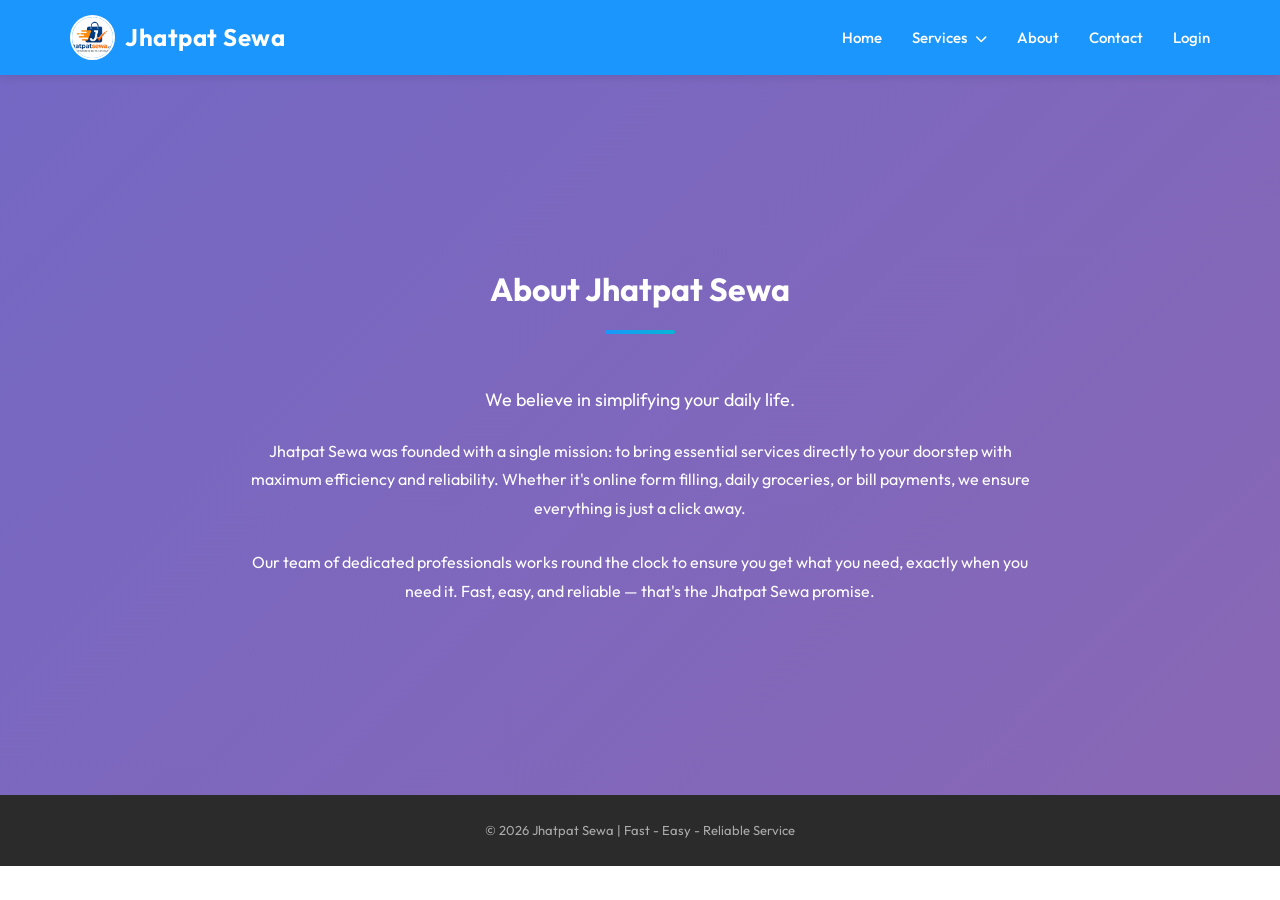
<file: about.html>
<!DOCTYPE html>
<html lang="en">
<head>
    <meta charset="UTF-8">
    <meta name="viewport" content="width=device-width, initial-scale=1.0">
    <title>About Us - Jhatpat Sewa</title>
    <link rel="stylesheet" href="style.css">
    <link href="https://fonts.googleapis.com/css2?family=Outfit:wght@300;400;600;700&display=swap" rel="stylesheet">
    <link rel="stylesheet" href="https://cdnjs.cloudflare.com/ajax/libs/font-awesome/6.4.0/css/all.min.css">
</head>
<body>
    <nav class="navbar">
        <div class="nav-container">
            <a href="index.html" style="display:flex; align-items:center; gap:10px; text-decoration:none;">
                <img src="./logo/image.png" alt="Logo" class="nav-logo-left">
                <span class="logo-text">Jhatpat Sewa</span>
            </a>
            <ul class="nav-links">
                <li><a href="index.html">Home</a></li>
                <li class="dropdown">
                    <a href="javascript:void(0)" class="dropbtn">Services <i class="fas fa-chevron-down" style="font-size: 12px; margin-left: 5px;"></i></a>
                    <div class="dropdown-content">
                        <a href="cyber-cafe.html"><i class="fas fa-laptop"></i> Cyber Cafe</a>
                        <a href="grocery.html"><i class="fas fa-shopping-cart"></i> Grocery</a>
                        <a href="bill-payment.html"><i class="fas fa-lightbulb"></i> Bill Payment</a>
                        <a href="more-services.html"><i class="fas fa-cogs"></i> More Services</a>
                    </div>
                </li>
                <li><a href="about.html">About</a></li>
                <li><a href="contact.html">Contact</a></li>
                <li><a href="login.html" class="login-btn">Login</a></li>
            </ul>
        </div>
    </nav>
    <div class="main-bg" style="padding-bottom:0; border-radius:0;">
        <section class="about fade-in" style="min-height: 80vh; display: flex; align-items: center;">
            <div class="about-content">
                <h2>About Jhatpat Sewa</h2>
                <div class="divider white-divider"></div>
                <p style="font-size: 18px; margin-bottom: 20px;">We believe in simplifying your daily life.</p>
                <p>Jhatpat Sewa was founded with a single mission: to bring essential services directly to your doorstep with maximum efficiency and reliability. Whether it's online form filling, daily groceries, or bill payments, we ensure everything is just a click away.</p>
                <br>
                <p>Our team of dedicated professionals works round the clock to ensure you get what you need, exactly when you need it. Fast, easy, and reliable — that's the Jhatpat Sewa promise.</p>
            </div>
        </section>
    </div>
    <footer>
        <p>&copy; 2026 Jhatpat Sewa | Fast - Easy - Reliable Service</p>
    </footer>
</body>
</html>
</file>
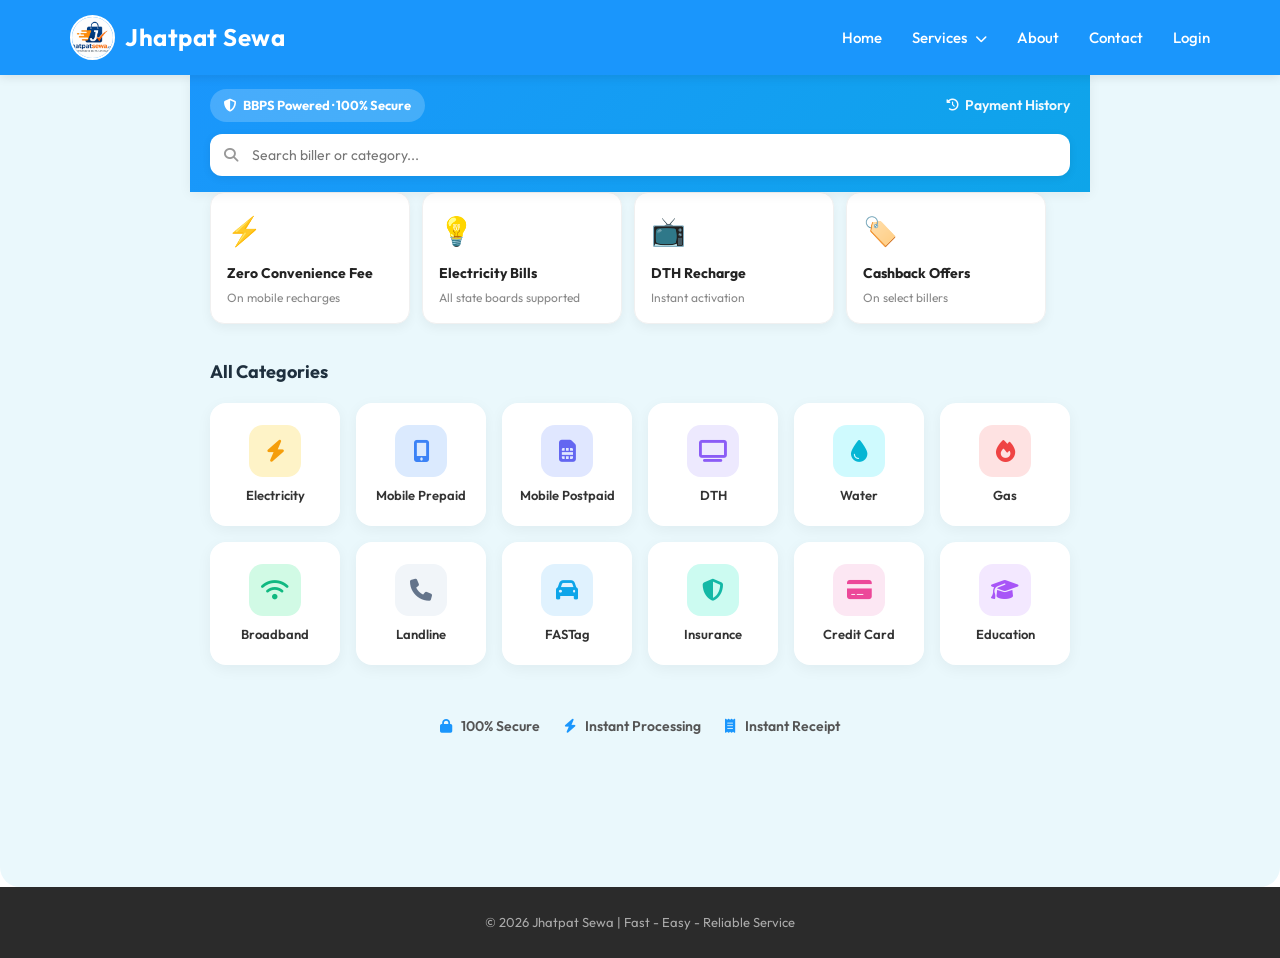
<file: bill-payment.html>
<!DOCTYPE html>
<html lang="en">
<head>
    <meta charset="UTF-8">
    <meta name="viewport" content="width=device-width, initial-scale=1.0">
    <title>Bill Payment - Jhatpat Sewa</title>
    <link rel="stylesheet" href="style.css">
    <link href="https://fonts.googleapis.com/css2?family=Outfit:wght@300;400;600;700&display=swap" rel="stylesheet">
    <link rel="stylesheet" href="https://cdnjs.cloudflare.com/ajax/libs/font-awesome/6.4.0/css/all.min.css">
</head>
<body>
    <nav class="navbar">
        <div class="nav-container">
            <a href="index.html" style="display:flex; align-items:center; gap:10px; text-decoration:none;">
                <img src="./logo/image.png" alt="Logo" class="nav-logo-left">
                <span class="logo-text">Jhatpat Sewa</span>
            </a>
            <ul class="nav-links">
                <li><a href="index.html">Home</a></li>
                <li class="dropdown">
                    <a href="javascript:void(0)" class="dropbtn">Services <i class="fas fa-chevron-down" style="font-size: 12px; margin-left: 5px;"></i></a>
                    <div class="dropdown-content">
                        <a href="cyber-cafe.html"><i class="fas fa-laptop"></i> Cyber Cafe</a>
                        <a href="grocery.html"><i class="fas fa-shopping-cart"></i> Grocery</a>
                        <a href="bill-payment.html"><i class="fas fa-lightbulb"></i> Bill Payment</a>
                        <a href="more-services.html"><i class="fas fa-cogs"></i> More Services</a>
                    </div>
                </li>
                <li><a href="about.html">About</a></li>
                <li><a href="contact.html">Contact</a></li>
                <li><a href="login.html" class="login-btn">Login</a></li>
            </ul>
            <div class="hamburger">
                <i class="fas fa-bars"></i>
            </div>
        </div>
    </nav>

    <div class="main-bg bill-page app-page">
        <!-- Home View: Category Grid -->
        <div id="bill-home" class="bill-view active">
            <div class="app-sticky-header theme-blue" style="position:relative;top:0;border-radius:0;">
                <div class="app-delivery-row">
                    <span class="app-delivery-badge"><i class="fas fa-shield-alt"></i> BBPS Powered · 100% Secure</span>
                    <button class="app-location-btn"><i class="fas fa-history"></i> Payment History</button>
                </div>
                <div class="app-search-bar">
                    <i class="fas fa-search"></i>
                    <input type="text" id="bill-search" placeholder="Search biller or category..." autocomplete="off">
                </div>
            </div>

            <div class="bill-promo-scroll fade-in">
                <div class="bill-promo-card">
                    <div class="promo-icon">⚡</div>
                    <h4>Zero Convenience Fee</h4>
                    <p>On mobile recharges</p>
                </div>
                <div class="bill-promo-card">
                    <div class="promo-icon">💡</div>
                    <h4>Electricity Bills</h4>
                    <p>All state boards supported</p>
                </div>
                <div class="bill-promo-card">
                    <div class="promo-icon">📺</div>
                    <h4>DTH Recharge</h4>
                    <p>Instant activation</p>
                </div>
                <div class="bill-promo-card">
                    <div class="promo-icon">🏷️</div>
                    <h4>Cashback Offers</h4>
                    <p>On select billers</p>
                </div>
            </div>

            <section id="recent-payments" class="recent-section fade-in" style="display:none;">
                <h3><i class="fas fa-history"></i> Recent Payments</h3>
                <div id="recent-list" class="recent-list"></div>
            </section>

            <section class="bill-categories-section fade-in">
                <h3>All Categories</h3>
                <div id="bill-category-grid" class="bill-category-grid"></div>
            </section>

            <div class="bill-trust-bar fade-in">
                <span><i class="fas fa-lock"></i> 100% Secure</span>
                <span><i class="fas fa-bolt"></i> Instant Processing</span>
                <span><i class="fas fa-receipt"></i> Instant Receipt</span>
            </div>
        </div>

        <!-- Payment Flow View -->
        <div id="payment-flow" class="bill-view">
            <div class="flow-header">
                <button id="back-to-home" class="back-btn" aria-label="Go back"><i class="fas fa-arrow-left"></i></button>
                <div class="flow-title-wrap">
                    <span id="flow-category-icon" class="flow-cat-icon"></span>
                    <h2 id="flow-category-name">Electricity</h2>
                </div>
            </div>

            <div class="step-indicator">
                <div class="step-dot active" data-step="1"></div>
                <div class="step-line"></div>
                <div class="step-dot" data-step="2"></div>
                <div class="step-line"></div>
                <div class="step-dot" data-step="3"></div>
            </div>

            <div class="flow-card">
                <div class="flow-step active" data-step="1">
                    <h3>Enter Details</h3>

                    <div class="form-group">
                        <label for="biller-select">Select Biller</label>
                        <select id="biller-select" class="form-control">
                            <option value="">Select Biller</option>
                        </select>
                    </div>

                    <div class="form-group">
                        <label id="account-label" for="account-input">Consumer Number</label>
                        <input type="text" id="account-input" class="form-control" placeholder="Enter details">
                    </div>

                    <div id="recharge-amounts" class="recharge-amounts" style="display:none;"></div>

                    <div class="form-group" id="custom-amount-group">
                        <label for="custom-amount">Amount (₹)</label>
                        <input type="number" id="custom-amount" class="form-control" placeholder="Enter amount" min="10">
                    </div>

                    <div id="fetch-loader" class="fetch-loader" style="display:none;">
                        <div class="spinner"></div>
                        <span>Fetching bill details...</span>
                    </div>

                    <button id="fetch-bill-btn" class="btn btn-primary bill-action-btn">
                        <i class="fas fa-search"></i> Fetch Bill
                    </button>
                </div>

                <div class="flow-step" data-step="2">
                    <h3>Bill Details</h3>
                    <div id="bill-preview" class="bill-preview" style="display:none;">
                        <div class="preview-row">
                            <span>Biller</span>
                            <strong id="preview-biller">—</strong>
                        </div>
                        <div class="preview-row">
                            <span>Account / Number</span>
                            <strong id="preview-account">—</strong>
                        </div>
                        <div class="preview-row">
                            <span>Customer Name</span>
                            <strong id="preview-customer">—</strong>
                        </div>
                        <div class="preview-row">
                            <span>Due Date</span>
                            <strong id="preview-due">—</strong>
                        </div>
                        <div class="preview-amount-row">
                            <span>Amount Payable</span>
                            <strong id="preview-amount" class="preview-amount">₹0</strong>
                        </div>
                    </div>

                    <button id="pay-bill-btn" class="btn btn-primary bill-action-btn" style="display:none;">
                        <i class="fas fa-wallet"></i> Proceed to Pay
                    </button>
                </div>
            </div>
        </div>

        <!-- Success View -->
        <div id="success-view" class="bill-view">
            <div class="success-card">
                <div class="success-icon"><i class="fas fa-check-circle"></i></div>
                <h2>Payment Successful!</h2>
                <p class="success-sub">Your bill has been paid successfully</p>

                <div class="success-details">
                    <div class="success-row">
                        <span>Amount Paid</span>
                        <strong id="success-amount">₹0</strong>
                    </div>
                    <div class="success-row">
                        <span>Biller</span>
                        <strong id="success-biller">—</strong>
                    </div>
                    <div class="success-row">
                        <span>Payment Method</span>
                        <strong id="success-method">—</strong>
                    </div>
                    <div class="success-row">
                        <span>Transaction ID</span>
                        <strong id="success-txn">—</strong>
                    </div>
                </div>

                <button id="back-from-success" class="btn btn-primary bill-action-btn">Pay Another Bill</button>
            </div>
        </div>
    </div>

    <!-- Payment Method Modal -->
    <div id="payment-modal" class="payment-modal">
        <div class="payment-modal-content">
            <button id="close-payment-modal" class="modal-close" aria-label="Close"><i class="fas fa-times"></i></button>
            <h3>Choose Payment Method</h3>
            <p class="modal-biller" id="pay-biller-display">Biller Name</p>
            <p class="modal-amount" id="pay-amount-display">₹0</p>

            <div class="pay-methods">
                <button class="pay-method-btn" data-method="UPI / GPay">
                    <span class="method-icon upi"><i class="fas fa-qrcode"></i></span>
                    <span>UPI / GPay</span>
                </button>
                <button class="pay-method-btn" data-method="PhonePe">
                    <span class="method-icon phonepe"><i class="fas fa-mobile-alt"></i></span>
                    <span>PhonePe</span>
                </button>
                <button class="pay-method-btn" data-method="BHIM UPI">
                    <span class="method-icon bhim"><i class="fas fa-university"></i></span>
                    <span>BHIM UPI</span>
                </button>
                <button class="pay-method-btn" data-method="Debit / Credit Card">
                    <span class="method-icon card"><i class="fas fa-credit-card"></i></span>
                    <span>Card</span>
                </button>
                <button class="pay-method-btn" data-method="Net Banking">
                    <span class="method-icon netbank"><i class="fas fa-landmark"></i></span>
                    <span>Net Banking</span>
                </button>
                <button class="pay-method-btn" data-method="Jhatpat Wallet">
                    <span class="method-icon wallet"><i class="fas fa-wallet"></i></span>
                    <span>Wallet</span>
                </button>
            </div>
        </div>
    </div>

    <!-- Processing Overlay -->
    <div id="payment-processing" class="payment-processing">
        <div class="processing-content">
            <div class="spinner large"></div>
            <p>Processing payment...</p>
        </div>
    </div>

    <!-- Toast -->
    <div id="bill-toast" class="bill-toast"></div>

    <footer>
        <p>&copy; 2026 Jhatpat Sewa | Fast - Easy - Reliable Service</p>
    </footer>

    <script src="script.js"></script>
    <script src="requests-store.js"></script>
    <script src="bill-payment.js"></script>
</body>
</html>
</file>
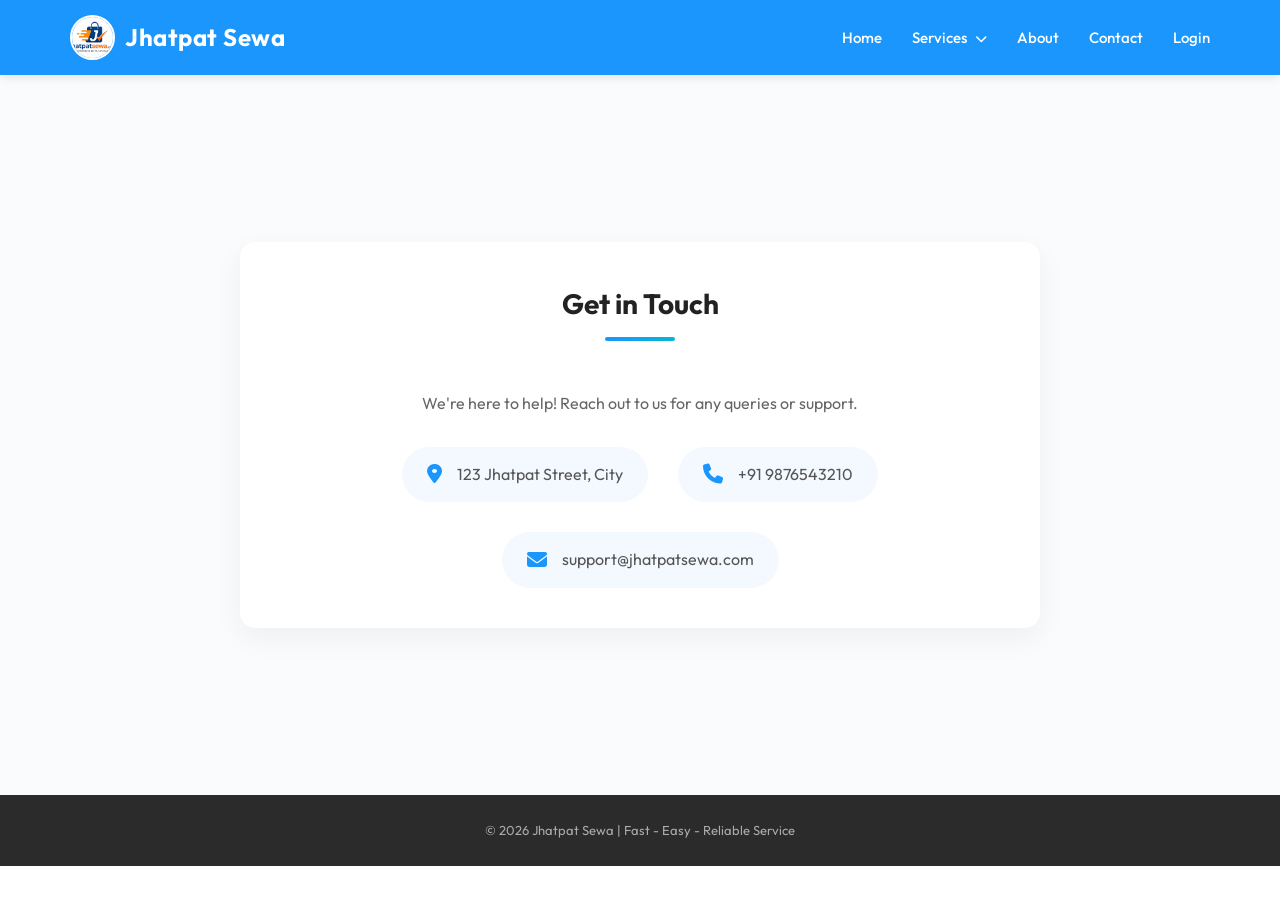
<file: contact.html>
<!DOCTYPE html>
<html lang="en">
<head>
    <meta charset="UTF-8">
    <meta name="viewport" content="width=device-width, initial-scale=1.0">
    <title>Contact Us - Jhatpat Sewa</title>
    <link rel="stylesheet" href="style.css">
    <link href="https://fonts.googleapis.com/css2?family=Outfit:wght@300;400;600;700&display=swap" rel="stylesheet">
    <link rel="stylesheet" href="https://cdnjs.cloudflare.com/ajax/libs/font-awesome/6.4.0/css/all.min.css">
</head>
<body>
    <nav class="navbar">
        <div class="nav-container">
            <a href="index.html" style="display:flex; align-items:center; gap:10px; text-decoration:none;">
                <img src="./logo/image.png" alt="Logo" class="nav-logo-left">
                <span class="logo-text">Jhatpat Sewa</span>
            </a>
            <ul class="nav-links">
                <li><a href="index.html">Home</a></li>
                <li class="dropdown">
                    <a href="javascript:void(0)" class="dropbtn">Services <i class="fas fa-chevron-down" style="font-size: 12px; margin-left: 5px;"></i></a>
                    <div class="dropdown-content">
                        <a href="cyber-cafe.html"><i class="fas fa-laptop"></i> Cyber Cafe</a>
                        <a href="grocery.html"><i class="fas fa-shopping-cart"></i> Grocery</a>
                        <a href="bill-payment.html"><i class="fas fa-lightbulb"></i> Bill Payment</a>
                        <a href="more-services.html"><i class="fas fa-cogs"></i> More Services</a>
                    </div>
                </li>
                <li><a href="about.html">About</a></li>
                <li><a href="contact.html">Contact</a></li>
                <li><a href="login.html" class="login-btn">Login</a></li>
            </ul>
        </div>
    </nav>
    <div style="background-color: #f9fbfd; min-height: 80vh; display: flex; align-items: center;">
        <section class="contact fade-in" style="width: 100%;">
            <div class="contact-wrapper">
                <h2>Get in Touch</h2>
                <div class="divider"></div>
                <p style="color:#666; margin-bottom: 30px;">We're here to help! Reach out to us for any queries or support.</p>
                <div class="contact-info">
                    <div class="info-item"><i class="fas fa-map-marker-alt"></i><p>123 Jhatpat Street, City</p></div>
                    <div class="info-item"><i class="fas fa-phone"></i><p>+91 9876543210</p></div>
                    <div class="info-item"><i class="fas fa-envelope"></i><p>support@jhatpatsewa.com</p></div>
                </div>
            </div>
        </section>
    </div>
    <footer>
        <p>&copy; 2026 Jhatpat Sewa | Fast - Easy - Reliable Service</p>
    </footer>
</body>
</html>
</file>
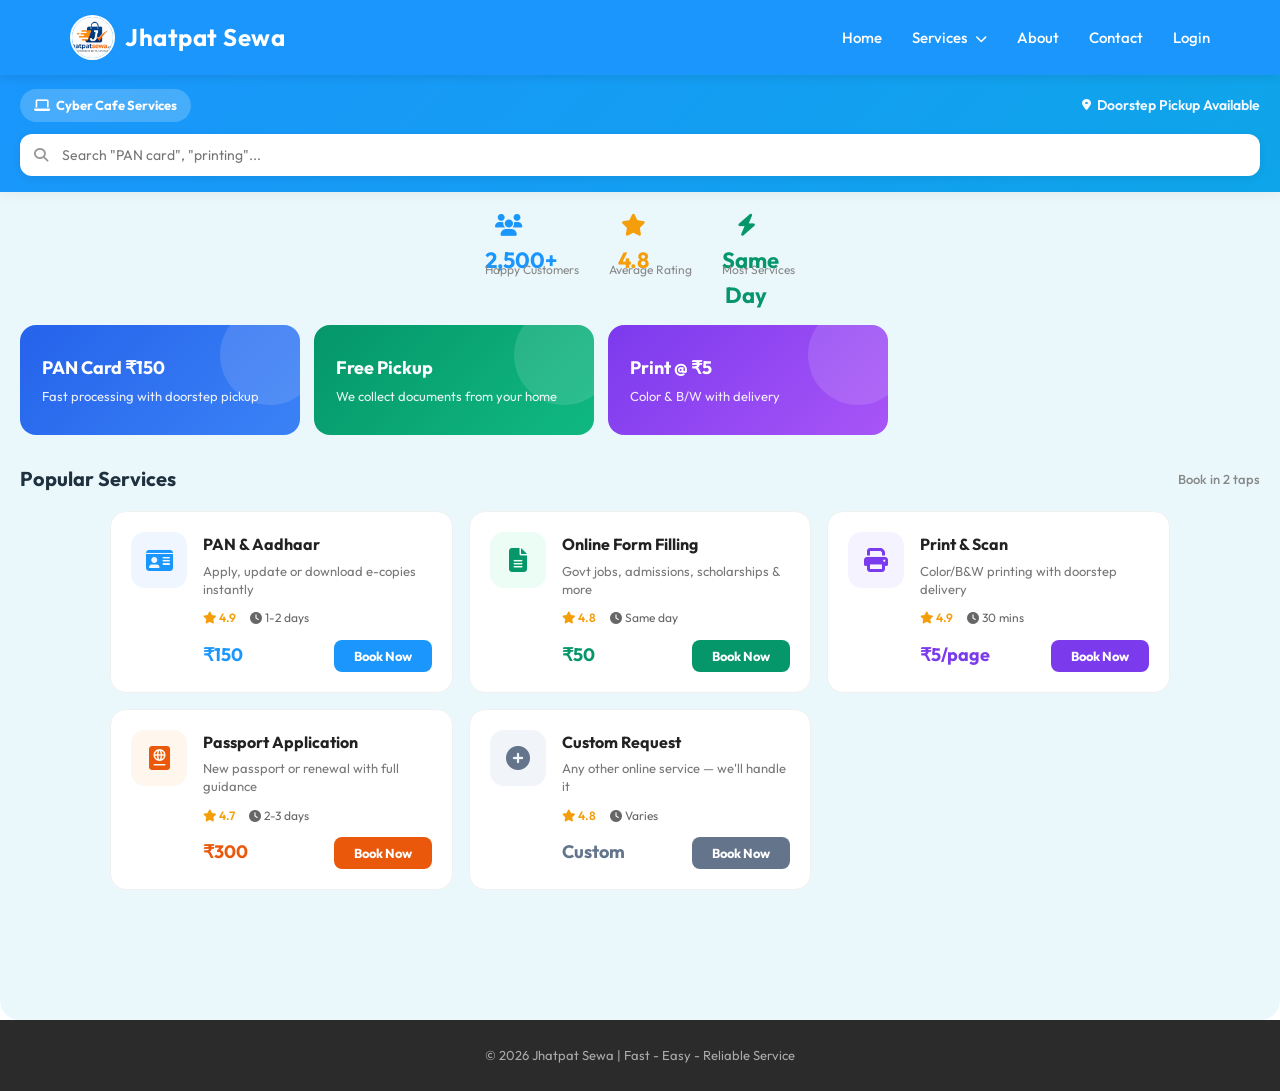
<file: cyber-cafe.html>
<!DOCTYPE html>
<html lang="en">
<head>
    <meta charset="UTF-8">
    <meta name="viewport" content="width=device-width, initial-scale=1.0">
    <title>Cyber Cafe - Jhatpat Sewa</title>
    <link rel="stylesheet" href="style.css">
    <link href="https://fonts.googleapis.com/css2?family=Outfit:wght@300;400;600;700&display=swap" rel="stylesheet">
    <link rel="stylesheet" href="https://cdnjs.cloudflare.com/ajax/libs/font-awesome/6.4.0/css/all.min.css">
</head>
<body>
    <nav class="navbar">
        <div class="nav-container">
            <a href="index.html" style="display:flex; align-items:center; gap:10px; text-decoration:none;">
                <img src="./logo/image.png" alt="Logo" class="nav-logo-left">
                <span class="logo-text">Jhatpat Sewa</span>
            </a>
            <ul class="nav-links">
                <li><a href="index.html">Home</a></li>
                <li class="dropdown">
                    <a href="javascript:void(0)" class="dropbtn">Services <i class="fas fa-chevron-down" style="font-size: 12px; margin-left: 5px;"></i></a>
                    <div class="dropdown-content">
                        <a href="cyber-cafe.html"><i class="fas fa-laptop"></i> Cyber Cafe</a>
                        <a href="grocery.html"><i class="fas fa-shopping-cart"></i> Grocery</a>
                        <a href="bill-payment.html"><i class="fas fa-lightbulb"></i> Bill Payment</a>
                        <a href="more-services.html"><i class="fas fa-cogs"></i> More Services</a>
                    </div>
                </li>
                <li><a href="about.html">About</a></li>
                <li><a href="contact.html">Contact</a></li>
                <li><a href="login.html" class="login-btn">Login</a></li>
            </ul>
            <div class="hamburger"><i class="fas fa-bars"></i></div>
        </div>
    </nav>

    <div class="main-bg app-page">
        <div class="app-sticky-header theme-blue">
            <div class="app-delivery-row">
                <span class="app-delivery-badge"><i class="fas fa-laptop"></i> Cyber Cafe Services</span>
                <button class="app-location-btn"><i class="fas fa-map-marker-alt"></i> Doorstep Pickup Available</button>
            </div>
            <div class="app-search-bar">
                <i class="fas fa-search"></i>
                <input type="text" placeholder='Search "PAN card", "printing"...' autocomplete="off">
            </div>
        </div>

        <div class="app-stats-bar fade-in">
            <div class="app-stat">
                <strong class="stat-icon" style="--stat-color:#1a96fc;"><i class="fas fa-users"></i> 2,500+</strong>
                <span>Happy Customers</span>
            </div>
            <div class="app-stat">
                <strong class="stat-icon" style="--stat-color:#f59e0b;"><i class="fas fa-star"></i> 4.8</strong>
                <span>Average Rating</span>
            </div>
            <div class="app-stat">
                <strong class="stat-icon" style="--stat-color:#059669;"><i class="fas fa-bolt"></i> Same Day</strong>
                <span>Most Services</span>
            </div>
        </div>

        <div class="promo-scroll fade-in">
            <div class="promo-card promo-blue">
                <h4>PAN Card ₹150</h4>
                <p>Fast processing with doorstep pickup</p>
            </div>
            <div class="promo-card promo-green">
                <h4>Free Pickup</h4>
                <p>We collect documents from your home</p>
            </div>
            <div class="promo-card promo-purple">
                <h4>Print @ ₹5</h4>
                <p>Color & B/W with delivery</p>
            </div>
        </div>

        <div class="app-section-title fade-in">Popular Services <small>Book in 2 taps</small></div>
        <div class="service-app-grid fade-in" id="cyberServiceGrid"></div>
    </div>

    <!-- Booking sheet -->
    <div class="booking-sheet" id="cyberBookingSheet">
        <div class="booking-sheet-bg" onclick="closeCyberBooking()"></div>
        <div class="booking-sheet-content">
            <h3 id="cyberSheetTitle">Book Service</h3>
            <p class="sheet-sub" id="cyberSheetSub">Fill in your details</p>
            <form class="custom-form" onsubmit="event.preventDefault(); submitCyberRequest(event)">
                <div class="form-row">
                    <div class="form-group">
                        <label>Your Name</label>
                        <input type="text" id="cyber-name" class="form-control" placeholder="Full name" required>
                    </div>
                    <div class="form-group">
                        <label>Phone</label>
                        <input type="tel" id="cyber-phone" class="form-control" placeholder="+91 9996445592" required>
                    </div>
                </div>
                <div class="form-group">
                    <label>Service Type</label>
                    <select id="cyberServiceSelect" class="form-control">
                        <option value="pan-aadhaar">PAN & Aadhaar Services</option>
                        <option value="form-filling">Online Form Filling</option>
                        <option value="printouts">Printouts & Scanning</option>
                        <option value="passport">Passport Application</option>
                        <option value="other">Other / Custom</option>
                    </select>
                </div>
                <div id="cyberDocChecklist" class="doc-checklist" style="--check-color:#1a96fc; --check-bg:#eef6ff; display:none;">
                    <h4><i class="fas fa-clipboard-list"></i> Required Documents</h4>
                    <ul id="cyberDocList"></ul>
                </div>
                <div class="form-group">
                    <label>Address / Pickup Location</label>
                    <textarea id="cyber-address" class="form-control" placeholder="Your full address for document pickup..." style="min-height:60px;" required></textarea>
                </div>
                <div class="form-group">
                    <label>Requirements</label>
                    <textarea id="cyber-requirements" class="form-control" placeholder="Copies, paper size, specific details..."></textarea>
                </div>
                <div class="form-group">
                    <label>Upload Documents</label>
                    <input type="file" class="form-control" style="background:white;padding:10px;" multiple>
                </div>
                <button type="submit" class="app-primary-btn theme-blue">Submit Request</button>
            </form>
        </div>
    </div>

    <!-- Success -->
    <div class="order-success-overlay" id="cyberSuccessOverlay">
        <div class="success-check" style="background:#eff6ff;color:#1a96fc;"><i class="fas fa-check"></i></div>
        <h2>Request Submitted!</h2>
        <p>We'll contact you within 30 minutes</p>
        <div class="eta-box" style="background:#eff6ff;">
            <strong id="cyberSuccessService">Service</strong>
            <span>Booking confirmed</span>
        </div>
        <button class="app-primary-btn theme-blue" onclick="closeCyberSuccess()" style="max-width:280px;">Done</button>
    </div>

    <footer>
        <p>&copy; 2026 Jhatpat Sewa | Fast - Easy - Reliable Service</p>
    </footer>
    <script src="script.js"></script>
    <script src="requests-store.js"></script>
    <script src="cyber-cafe.js"></script>
</body>
</html>
</file>
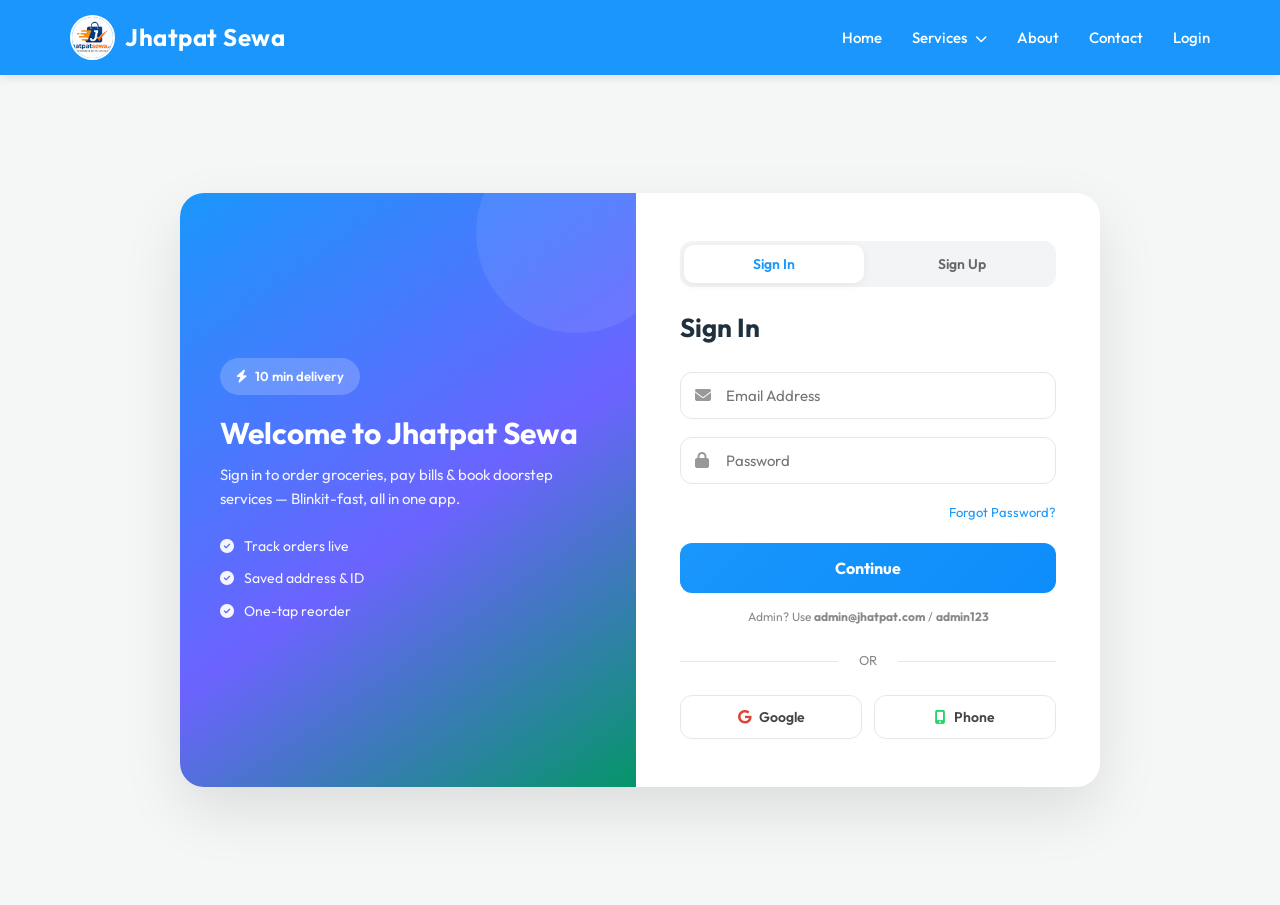
<file: dashboard.html>
<!DOCTYPE html>
<html lang="en">
<head>
    <meta charset="UTF-8">
    <meta name="viewport" content="width=device-width, initial-scale=1.0">
    <title>Home - Jhatpat Sewa</title>
    <link rel="stylesheet" href="style.css">
    <link href="https://fonts.googleapis.com/css2?family=Outfit:wght@300;400;600;700&display=swap" rel="stylesheet">
    <link rel="stylesheet" href="https://cdnjs.cloudflare.com/ajax/libs/font-awesome/6.4.0/css/all.min.css">
</head>
<body class="app-shell-body">
    <div class="app-shell">
        <!-- Blinkit-style header -->
        <header class="dash-header">
            <div class="dash-location" onclick="window.location.href='onboarding.html'">
                <div class="dash-location-label">
                    <i class="fas fa-map-marker-alt"></i>
                    <span>Deliver to</span>
                </div>
                <div class="dash-location-addr" id="dashAddress">Loading...</div>
            </div>
            <div class="dash-header-actions">
                <a href="onboarding.html" class="dash-icon-btn" title="Edit profile"><i class="fas fa-user-edit"></i></a>
                <button class="dash-icon-btn" onclick="logoutUser()" title="Logout"><i class="fas fa-sign-out-alt"></i></button>
            </div>
        </header>

        <div class="dash-greeting" id="dashGreeting">Good morning!</div>

        <div class="dash-search" onclick="window.location.href='grocery.html'">
            <i class="fas fa-search"></i>
            <span>Search groceries, bills, services...</span>
        </div>

        <!-- Promo carousel -->
        <div class="dash-promo-scroll">
            <div class="dash-promo dash-promo--green">
                <div>
                    <strong>10 min delivery</strong>
                    <p>Groceries at your door, Zepto-fast</p>
                </div>
                <span class="dash-promo-emoji">🛒</span>
            </div>
            <div class="dash-promo dash-promo--blue">
                <div>
                    <strong>Zero hassle bills</strong>
                    <p>Pay electricity, mobile & more</p>
                </div>
                <span class="dash-promo-emoji">⚡</span>
            </div>
            <div class="dash-promo dash-promo--purple">
                <div>
                    <strong>Doorstep pickup</strong>
                    <p>PAN, printing & cyber cafe</p>
                </div>
                <span class="dash-promo-emoji">💻</span>
            </div>
        </div>

        <!-- Quick services grid -->
        <section class="dash-section">
            <h2 class="dash-section-title">What do you need?</h2>
            <div class="dash-service-grid">
                <a href="grocery.html" class="dash-svc-card dash-svc--green">
                    <div class="dash-svc-icon"><i class="fas fa-shopping-basket"></i></div>
                    <strong>Grocery</strong>
                    <span>10 min</span>
                </a>
                <a href="bill-payment.html" class="dash-svc-card dash-svc--yellow">
                    <div class="dash-svc-icon"><i class="fas fa-bolt"></i></div>
                    <strong>Bills</strong>
                    <span>Instant</span>
                </a>
                <a href="cyber-cafe.html" class="dash-svc-card dash-svc--blue">
                    <div class="dash-svc-icon"><i class="fas fa-laptop"></i></div>
                    <strong>Cyber Cafe</strong>
                    <span>Pickup</span>
                </a>
                <a href="more-services.html" class="dash-svc-card dash-svc--purple">
                    <div class="dash-svc-icon"><i class="fas fa-tools"></i></div>
                    <strong>More</strong>
                    <span>Explore</span>
                </a>
            </div>
        </section>

        <!-- Recent orders -->
        <section class="dash-section">
            <div class="dash-section-head">
                <h2 class="dash-section-title">Your orders</h2>
                <span class="dash-badge" id="orderCount">0 active</span>
            </div>
            <div class="dash-orders" id="dashOrders">
                <div class="dash-empty-orders">
                    <i class="fas fa-box-open"></i>
                    <p>No orders yet — try grocery delivery!</p>
                    <a href="grocery.html" class="app-primary-btn theme-green" style="max-width:200px;margin:12px auto 0;">Shop now</a>
                </div>
            </div>
        </section>

        <!-- Profile card -->
        <section class="dash-section">
            <div class="dash-profile-card" id="dashProfileCard">
                <img id="dashAvatar" class="dash-avatar" alt="" src="">
                <div class="dash-profile-info">
                    <strong id="dashName">—</strong>
                    <span id="dashPhone">—</span>
                    <span class="dash-verified"><i class="fas fa-shield-alt"></i> Verified</span>
                </div>
            </div>
        </section>
    </div>

    <!-- Bottom nav (app-style) -->
    <nav class="app-bottom-nav">
        <a href="dashboard.html" class="bottom-nav-item active">
            <i class="fas fa-home"></i><span>Home</span>
        </a>
        <a href="grocery.html" class="bottom-nav-item">
            <i class="fas fa-shopping-cart"></i><span>Grocery</span>
        </a>
        <a href="bill-payment.html" class="bottom-nav-item">
            <i class="fas fa-receipt"></i><span>Bills</span>
        </a>
        <a href="onboarding.html" class="bottom-nav-item">
            <i class="fas fa-user"></i><span>Profile</span>
        </a>
    </nav>

    <script src="user-store.js"></script>
    <script src="requests-store.js"></script>
    <script src="dashboard.js"></script>
</body>
</html>
</file>
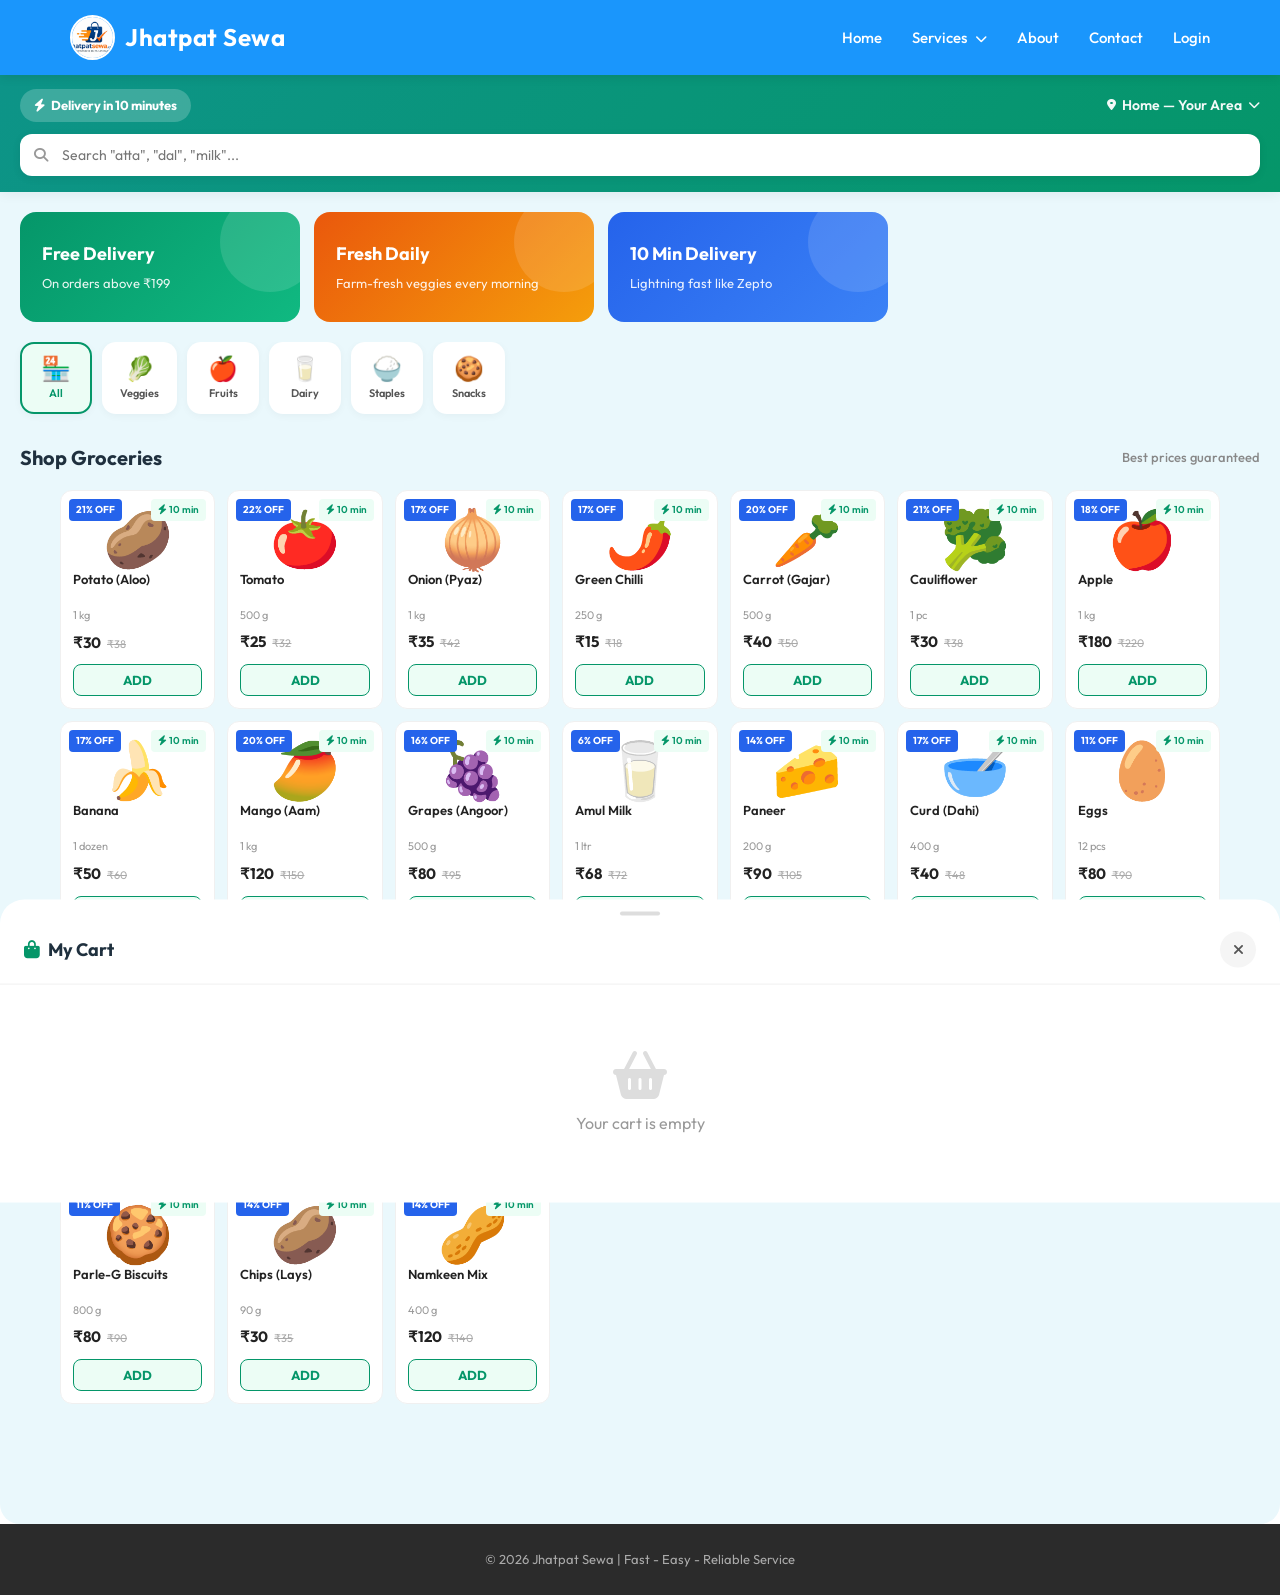
<file: grocery.html>
<!DOCTYPE html>
<html lang="en">
<head>
    <meta charset="UTF-8">
    <meta name="viewport" content="width=device-width, initial-scale=1.0">
    <title>Grocery Delivery - Jhatpat Sewa</title>
    <link rel="stylesheet" href="style.css">
    <link href="https://fonts.googleapis.com/css2?family=Outfit:wght@300;400;600;700&display=swap" rel="stylesheet">
    <link rel="stylesheet" href="https://cdnjs.cloudflare.com/ajax/libs/font-awesome/6.4.0/css/all.min.css">
</head>
<body>
    <nav class="navbar">
        <div class="nav-container">
            <a href="index.html" style="display:flex; align-items:center; gap:10px; text-decoration:none;">
                <img src="./logo/image.png" alt="Logo" class="nav-logo-left">
                <span class="logo-text">Jhatpat Sewa</span>
            </a>
            <ul class="nav-links">
                <li><a href="index.html">Home</a></li>
                <li class="dropdown">
                    <a href="javascript:void(0)" class="dropbtn">Services <i class="fas fa-chevron-down" style="font-size: 12px; margin-left: 5px;"></i></a>
                    <div class="dropdown-content">
                        <a href="cyber-cafe.html"><i class="fas fa-laptop"></i> Cyber Cafe</a>
                        <a href="grocery.html"><i class="fas fa-shopping-cart"></i> Grocery</a>
                        <a href="bill-payment.html"><i class="fas fa-lightbulb"></i> Bill Payment</a>
                        <a href="more-services.html"><i class="fas fa-cogs"></i> More Services</a>
                    </div>
                </li>
                <li><a href="about.html">About</a></li>
                <li><a href="contact.html">Contact</a></li>
                <li class="nav-auth-slot"><a href="login.html" class="login-btn">Login</a></li>
            </ul>
            <div class="hamburger"><i class="fas fa-bars"></i></div>
        </div>
    </nav>

    <div class="main-bg grocery-page app-page">
        <!-- Blinkit/Zepto sticky header -->
        <div class="app-sticky-header theme-green">
            <div class="app-delivery-row">
                <span class="app-delivery-badge"><i class="fas fa-bolt"></i> Delivery in 10 minutes</span>
                <button class="app-location-btn"><i class="fas fa-map-marker-alt"></i> Home — Your Area <i class="fas fa-chevron-down"></i></button>
            </div>
            <div class="app-search-bar">
                <i class="fas fa-search"></i>
                <input type="text" id="grocerySearch" placeholder='Search "atta", "dal", "milk"...' autocomplete="off">
            </div>
        </div>

        <!-- Promo banners -->
        <div class="promo-scroll fade-in">
            <div class="promo-card promo-green">
                <h4>Free Delivery</h4>
                <p>On orders above ₹199</p>
            </div>
            <div class="promo-card promo-orange">
                <h4>Fresh Daily</h4>
                <p>Farm-fresh veggies every morning</p>
            </div>
            <div class="promo-card promo-blue">
                <h4>10 Min Delivery</h4>
                <p>Lightning fast like Zepto</p>
            </div>
        </div>

        <!-- Category chips -->
        <div class="cat-scroll" id="groceryCatScroll"></div>

        <!-- Products -->
        <div class="app-section-title fade-in">
            Shop Groceries <small>Best prices guaranteed</small>
        </div>
        <div class="blinkit-grid fade-in" id="groceryGrid"></div>
    </div>

    <!-- Sticky cart bar -->
    <div class="sticky-cart-bar" id="stickyCartBar" onclick="toggleGroceryCart()">
        <div class="cart-info">
            <strong id="stickyCartCount">0 items</strong>
            <small id="stickyCartTotal">₹0</small>
        </div>
        <button class="view-cart-btn" onclick="event.stopPropagation(); toggleGroceryCart()">View Cart <i class="fas fa-chevron-right"></i></button>
    </div>

    <!-- Cart drawer -->
    <div class="app-drawer-overlay" id="groceryOverlay" onclick="toggleGroceryCart()"></div>
    <div class="app-drawer" id="groceryDrawer">
        <div class="app-drawer-handle"></div>
        <div class="app-drawer-header">
            <h3><i class="fas fa-shopping-bag" style="margin-right:8px;color:#059669;"></i>My Cart</h3>
            <button class="app-drawer-close" onclick="toggleGroceryCart()"><i class="fas fa-times"></i></button>
        </div>
        <div class="app-drawer-body" id="groceryCartList">
            <div class="drawer-empty"><i class="fas fa-shopping-basket"></i><p>Your cart is empty</p></div>
        </div>
        <div class="app-drawer-footer" id="groceryCartFooter" style="display:none;">
            <div class="drawer-total-row"><span>Total</span><span id="groceryCartTotal">₹0</span></div>
            <button class="app-primary-btn theme-green" onclick="openGroceryCheckout()">Proceed to Checkout</button>
        </div>
    </div>

    <!-- Checkout sheet -->
    <div class="booking-sheet" id="checkoutSheet">
        <div class="booking-sheet-bg" onclick="closeGroceryCheckout()"></div>
        <div class="booking-sheet-content">
            <h3>Confirm Order</h3>
            <p class="sheet-sub">Enter delivery details</p>
            <div class="bill-preview" id="checkoutSummary" style="margin-bottom:20px;"></div>
            <form class="custom-form" onsubmit="placeGroceryOrder(event)">
                <div class="form-row">
                    <div class="form-group">
                        <label>Your Name</label>
                        <input type="text" id="grocery-name" class="form-control" placeholder="Full name" required>
                    </div>
                    <div class="form-group">
                        <label>Phone</label>
                        <input type="tel" id="grocery-phone" class="form-control" placeholder="+91 9996445592" required>
                    </div>
                </div>
                <div class="form-group">
                    <label>Delivery Address</label>
                    <textarea id="grocery-address" class="form-control" placeholder="House/Flat, Street, Landmark..." style="min-height:70px;" required></textarea>
                </div>
                <button type="submit" class="app-primary-btn theme-green" style="margin-top:10px;">Place Order</button>
                <button type="button" onclick="closeGroceryCheckout()" style="width:100%;padding:12px;margin-top:10px;background:none;border:2px solid #eee;border-radius:12px;font-family:'Outfit',sans-serif;cursor:pointer;color:#666;">Cancel</button>
            </form>
        </div>
    </div>

    <!-- Order success -->
    <div class="order-success-overlay" id="orderSuccessOverlay">
        <div class="success-check"><i class="fas fa-check"></i></div>
        <h2>Order Placed!</h2>
        <p>Your groceries are on the way</p>
        <div class="eta-box">
            <strong>10 mins</strong>
            <span>Estimated delivery time</span>
        </div>
        <p style="margin-bottom:8px;">Total: <strong id="successOrderTotal">₹0</strong></p>
        <button class="app-primary-btn theme-green" onclick="closeOrderSuccess()" style="max-width:280px;">Continue Shopping</button>
    </div>

    <div class="app-toast" id="groceryToast"></div>

    <footer>
        <p>&copy; 2026 Jhatpat Sewa | Fast - Easy - Reliable Service</p>
    </footer>
    <script src="user-store.js"></script>
    <script src="auth.js"></script>
    <script src="script.js"></script>
    <script src="requests-store.js"></script>
    <script src="grocery.js"></script>
</body>
</html>
</file>
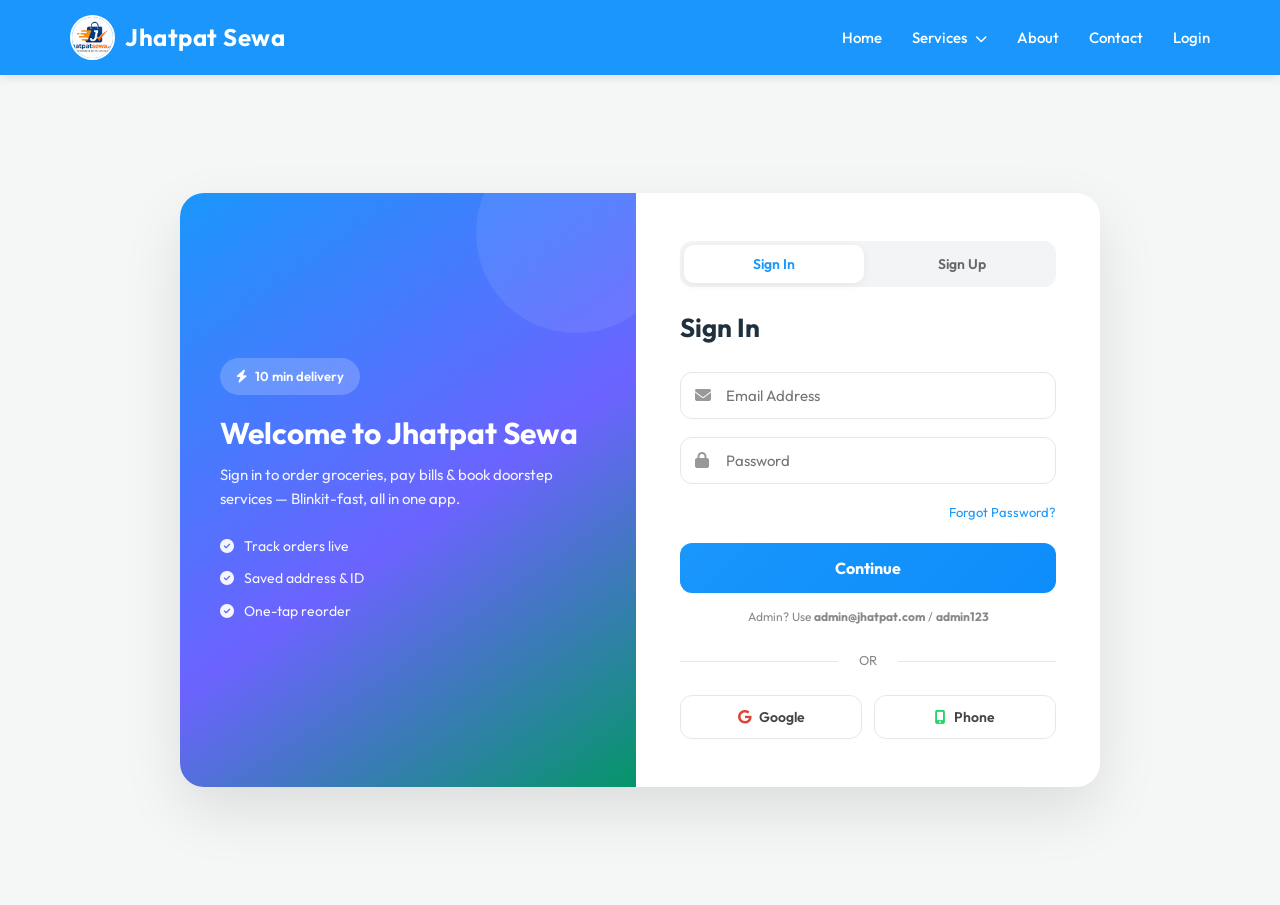
<file: login.html>
<!DOCTYPE html>
<html lang="en">
<head>
    <meta charset="UTF-8">
    <meta name="viewport" content="width=device-width, initial-scale=1.0">
    <title>Login - Jhatpat Sewa</title>
    <link rel="stylesheet" href="style.css">
    <link href="https://fonts.googleapis.com/css2?family=Outfit:wght@300;400;600;700&display=swap" rel="stylesheet">
    <link rel="stylesheet" href="https://cdnjs.cloudflare.com/ajax/libs/font-awesome/6.4.0/css/all.min.css">
</head>
<body>
    <nav class="navbar">
        <div class="nav-container">
            <a href="index.html" style="display:flex; align-items:center; gap:10px; text-decoration:none;">
                <img src="./logo/image.png" alt="Logo" class="nav-logo-left">
                <span class="logo-text">Jhatpat Sewa</span>
            </a>
            <ul class="nav-links">
                <li><a href="index.html">Home</a></li>
                <li class="dropdown">
                    <a href="javascript:void(0)" class="dropbtn">Services <i class="fas fa-chevron-down" style="font-size: 12px; margin-left: 5px;"></i></a>
                    <div class="dropdown-content">
                        <a href="cyber-cafe.html"><i class="fas fa-laptop"></i> Cyber Cafe</a>
                        <a href="grocery.html"><i class="fas fa-shopping-cart"></i> Grocery</a>
                        <a href="bill-payment.html"><i class="fas fa-lightbulb"></i> Bill Payment</a>
                        <a href="more-services.html"><i class="fas fa-cogs"></i> More Services</a>
                    </div>
                </li>
                <li><a href="about.html">About</a></li>
                <li><a href="contact.html">Contact</a></li>
                <li class="nav-auth-slot"><a href="login.html" class="login-btn">Login</a></li>
            </ul>
            <div class="hamburger"><i class="fas fa-bars"></i></div>
        </div>
    </nav>

    <div class="login-page fade-in">
        <div class="login-card">
            <div class="login-image">
                <div class="login-image-badge"><i class="fas fa-bolt"></i> 10 min delivery</div>
                <h2>Welcome to Jhatpat Sewa</h2>
                <p>Sign in to order groceries, pay bills & book doorstep services — Blinkit-fast, all in one app.</p>
                <ul class="login-perks">
                    <li><i class="fas fa-check-circle"></i> Track orders live</li>
                    <li><i class="fas fa-check-circle"></i> Saved address & ID</li>
                    <li><i class="fas fa-check-circle"></i> One-tap reorder</li>
                </ul>
            </div>
            <div class="login-form-container">
                <div class="login-tabs">
                    <button type="button" class="login-tab active" id="tabSignIn" onclick="switchLoginTab('signin')">Sign In</button>
                    <button type="button" class="login-tab" id="tabSignUp" onclick="switchLoginTab('signup')">Sign Up</button>
                </div>
                <h2 id="loginHeading">Sign In</h2>
                <form id="loginForm" onsubmit="handleLogin(event)">
                    <div class="form-group">
                        <i class="fas fa-envelope"></i>
                        <input type="email" id="loginEmail" placeholder="Email Address" required>
                    </div>
                    <div class="form-group">
                        <i class="fas fa-lock"></i>
                        <input type="password" id="loginPassword" placeholder="Password" required minlength="6">
                    </div>
                    <a href="#" class="forgot-password" onclick="showForgotHint(event)">Forgot Password?</a>
                    <button type="submit" class="login-btn-full" id="loginSubmitBtn">Continue</button>
                    <p class="login-hint" id="adminHint">Admin? Use <strong>admin@jhatpat.com</strong> / <strong>admin123</strong></p>

                    <div class="divider-text">OR</div>

                    <div class="social-login">
                        <button type="button" class="social-btn" onclick="socialLogin('google')"><i class="fab fa-google" style="color:#db4437"></i> Google</button>
                        <button type="button" class="social-btn" onclick="socialLogin('phone')"><i class="fas fa-mobile-alt" style="color:#25d366"></i> Phone</button>
                    </div>
                </form>
            </div>
        </div>
    </div>

    <div class="app-toast" id="loginToast"></div>

    <script src="user-store.js"></script>
    <script src="script.js"></script>
    <script>
        let loginMode = 'signin';

        document.addEventListener('DOMContentLoaded', () => {
            if (UserStore.getSessionUser()) {
                const complete = UserStore.isProfileComplete(UserStore.getUserProfile());
                window.location.href = complete ? 'dashboard.html' : 'onboarding.html';
            }
        });

        function switchLoginTab(mode) {
            loginMode = mode;
            document.getElementById('tabSignIn').classList.toggle('active', mode === 'signin');
            document.getElementById('tabSignUp').classList.toggle('active', mode === 'signup');
            document.getElementById('loginHeading').textContent = mode === 'signin' ? 'Sign In' : 'Create Account';
            document.getElementById('loginSubmitBtn').textContent = mode === 'signin' ? 'Continue' : 'Sign Up & Continue';
            document.getElementById('adminHint').style.display = mode === 'signin' ? 'block' : 'none';
        }

        function handleLogin(e) {
            e.preventDefault();
            const email = document.getElementById('loginEmail').value.trim().toLowerCase();
            const password = document.getElementById('loginPassword').value;

            if (email === 'admin@jhatpat.com' && password === 'admin123') {
                sessionStorage.setItem('jhatpat_admin', 'true');
                window.location.href = 'admin.html';
                return;
            }

            const users = JSON.parse(localStorage.getItem('jhatpat_registered_users') || '{}');
            if (loginMode === 'signin' && !users[email]) {
                showLoginToast('No account found. Please sign up first.');
                switchLoginTab('signup');
                return;
            }

            const result = UserStore.loginCustomer(email, password);
            if (!result.ok) {
                showLoginToast(result.error);
                return;
            }

            showLoginToast(loginMode === 'signup' ? 'Account created! Complete your profile…' : 'Welcome back!');
            setTimeout(() => {
                window.location.href = result.needsOnboarding ? 'onboarding.html' : 'dashboard.html';
            }, 500);
        }

        function socialLogin(type) {
            const demoEmail = type === 'google' ? 'user@gmail.com' : 'user@phone.com';
            document.getElementById('loginEmail').value = demoEmail;
            document.getElementById('loginPassword').value = 'demo123';
            showLoginToast('Demo login — tap Continue');
        }

        function showForgotHint(e) {
            e.preventDefault();
            showLoginToast('Contact support@jhatpat.com to reset password');
        }

        function showLoginToast(msg) {
            const t = document.getElementById('loginToast');
            t.textContent = msg;
            t.classList.add('show');
            setTimeout(() => t.classList.remove('show'), 3000);
        }
    </script>
</body>
</html>
</file>
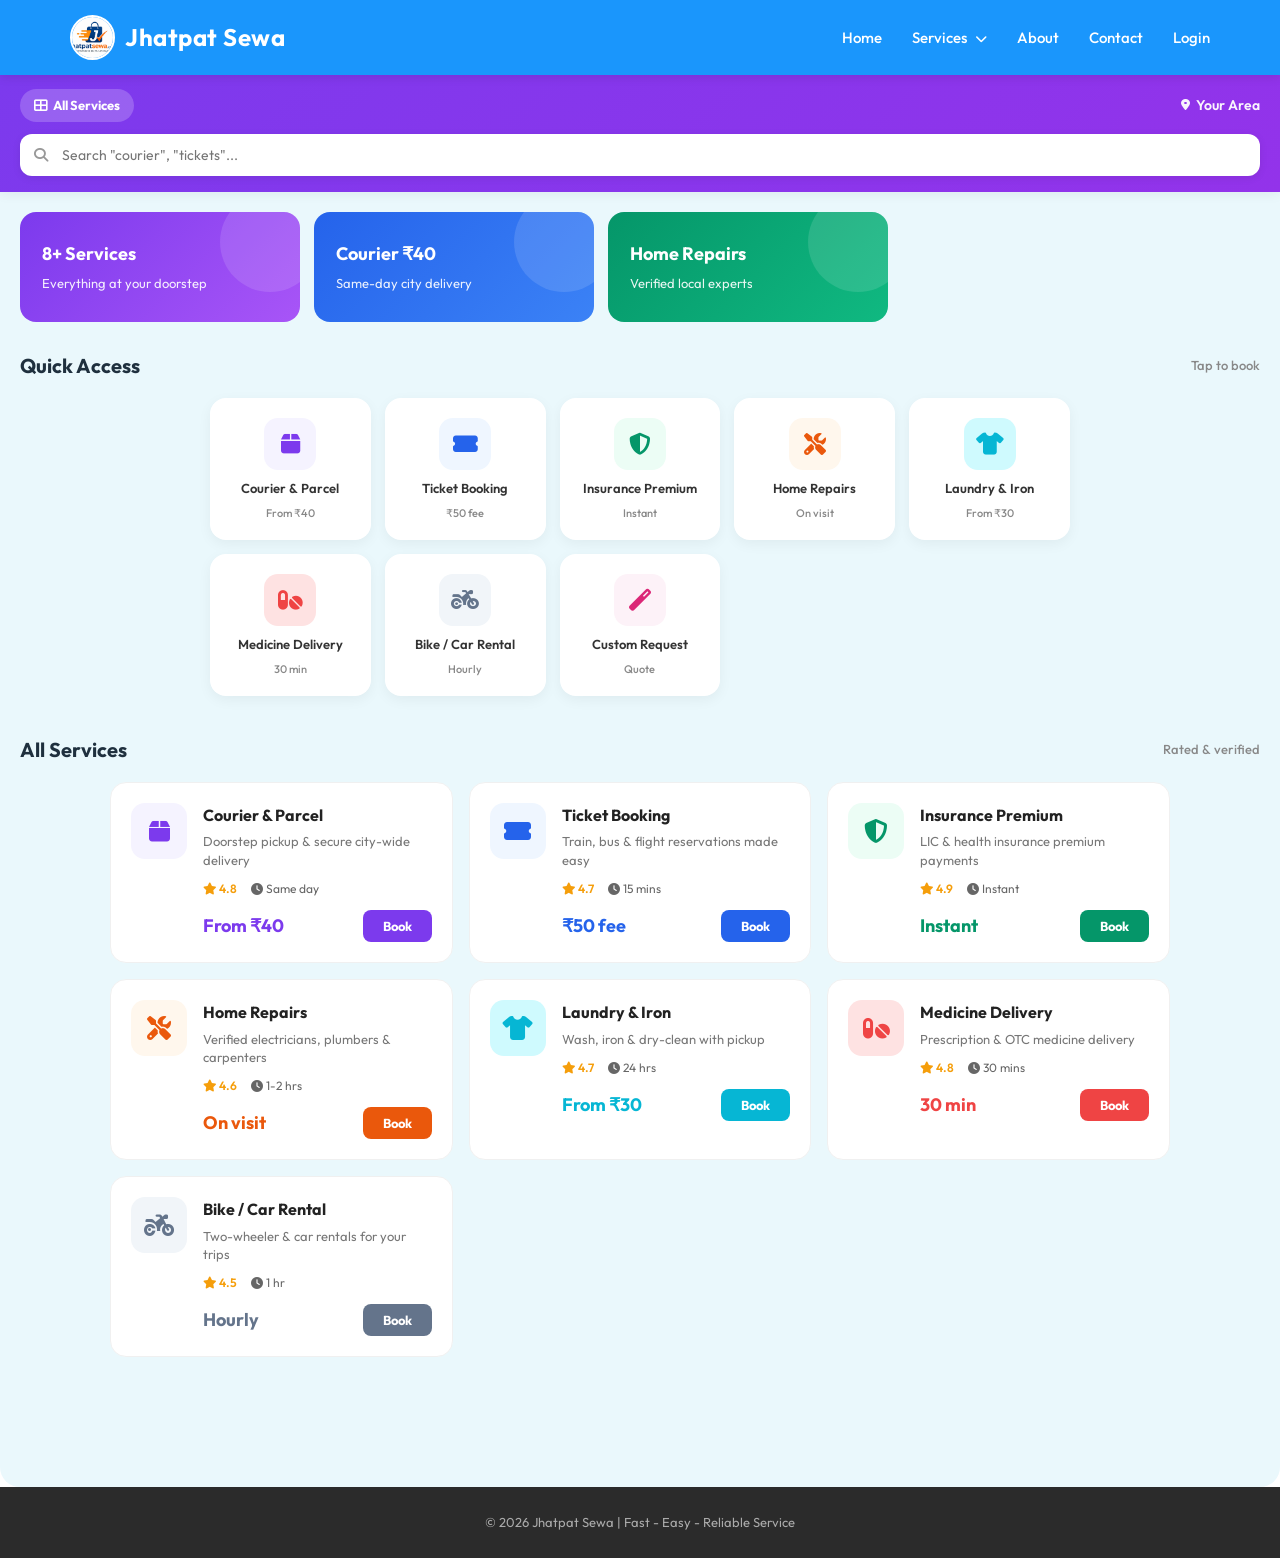
<file: more-services.html>
<!DOCTYPE html>
<html lang="en">
<head>
    <meta charset="UTF-8">
    <meta name="viewport" content="width=device-width, initial-scale=1.0">
    <title>More Services - Jhatpat Sewa</title>
    <link rel="stylesheet" href="style.css">
    <link href="https://fonts.googleapis.com/css2?family=Outfit:wght@300;400;600;700&display=swap" rel="stylesheet">
    <link rel="stylesheet" href="https://cdnjs.cloudflare.com/ajax/libs/font-awesome/6.4.0/css/all.min.css">
</head>
<body>
    <nav class="navbar">
        <div class="nav-container">
            <a href="index.html" style="display:flex; align-items:center; gap:10px; text-decoration:none;">
                <img src="./logo/image.png" alt="Logo" class="nav-logo-left">
                <span class="logo-text">Jhatpat Sewa</span>
            </a>
            <ul class="nav-links">
                <li><a href="index.html">Home</a></li>
                <li class="dropdown">
                    <a href="javascript:void(0)" class="dropbtn">Services <i class="fas fa-chevron-down" style="font-size: 12px; margin-left: 5px;"></i></a>
                    <div class="dropdown-content">
                        <a href="cyber-cafe.html"><i class="fas fa-laptop"></i> Cyber Cafe</a>
                        <a href="grocery.html"><i class="fas fa-shopping-cart"></i> Grocery</a>
                        <a href="bill-payment.html"><i class="fas fa-lightbulb"></i> Bill Payment</a>
                        <a href="more-services.html"><i class="fas fa-cogs"></i> More Services</a>
                    </div>
                </li>
                <li><a href="about.html">About</a></li>
                <li><a href="contact.html">Contact</a></li>
                <li><a href="login.html" class="login-btn">Login</a></li>
            </ul>
            <div class="hamburger"><i class="fas fa-bars"></i></div>
        </div>
    </nav>

    <div class="main-bg app-page">
        <div class="app-sticky-header theme-purple">
            <div class="app-delivery-row">
                <span class="app-delivery-badge"><i class="fas fa-th-large"></i> All Services</span>
                <button class="app-location-btn"><i class="fas fa-map-marker-alt"></i> Your Area</button>
            </div>
            <div class="app-search-bar">
                <i class="fas fa-search"></i>
                <input type="text" placeholder='Search "courier", "tickets"...' autocomplete="off">
            </div>
        </div>

        <div class="promo-scroll fade-in">
            <div class="promo-card promo-purple">
                <h4>8+ Services</h4>
                <p>Everything at your doorstep</p>
            </div>
            <div class="promo-card promo-blue">
                <h4>Courier ₹40</h4>
                <p>Same-day city delivery</p>
            </div>
            <div class="promo-card promo-green">
                <h4>Home Repairs</h4>
                <p>Verified local experts</p>
            </div>
        </div>

        <div class="app-section-title fade-in">Quick Access <small>Tap to book</small></div>
        <div class="svc-tile-grid fade-in" id="moreTileGrid"></div>

        <div class="app-section-title fade-in">All Services <small>Rated & verified</small></div>
        <div class="service-app-grid fade-in" id="moreServiceGrid"></div>
    </div>

    <!-- Booking sheet -->
    <div class="booking-sheet" id="moreBookingSheet">
        <div class="booking-sheet-bg" onclick="closeMoreBooking()"></div>
        <div class="booking-sheet-content">
            <h3 id="moreSheetTitle">Book Service</h3>
            <p class="sheet-sub" id="moreSheetSub">We'll get back to you shortly</p>
            <form class="custom-form" onsubmit="event.preventDefault(); submitMoreRequest(event)">
                <div class="form-row">
                    <div class="form-group">
                        <label>Your Name</label>
                        <input type="text" id="more-name" class="form-control" placeholder="Full name" required>
                    </div>
                    <div class="form-group">
                        <label>Phone</label>
                        <input type="tel" id="more-phone" class="form-control" placeholder="+91 9996445592" required>
                    </div>
                </div>
                <div class="form-group">
                    <label>Service</label>
                    <select id="moreServiceSelect" class="form-control">
                        <option value="courier">Courier & Parcel</option>
                        <option value="ticket">Ticket Booking</option>
                        <option value="insurance">Insurance Premium</option>
                        <option value="repair">Home Repairs</option>
                        <option value="laundry">Laundry & Iron</option>
                        <option value="medicine">Medicine Delivery</option>
                        <option value="rental">Bike / Car Rental</option>
                        <option value="custom">Custom Request</option>
                    </select>
                </div>
                <div id="moreDocChecklist" class="doc-checklist" style="--check-color:#7c3aed; --check-bg:#f5f0ff; display:none;">
                    <h4><i class="fas fa-clipboard-list"></i> Required Information</h4>
                    <ul id="moreDocList"></ul>
                </div>
                <div class="form-group">
                    <label>Address / Location</label>
                    <textarea id="more-address" class="form-control" placeholder="Your full address with landmark..." style="min-height:60px;" required></textarea>
                </div>
                <div class="form-group">
                    <label>Details</label>
                    <textarea id="more-details" class="form-control" placeholder="Describe what you need..."></textarea>
                </div>
                <div class="form-group">
                    <label>Upload Files (optional)</label>
                    <input type="file" class="form-control" style="background:white;padding:10px;" multiple>
                </div>
                <button type="submit" class="app-primary-btn theme-purple">Submit Request</button>
            </form>
        </div>
    </div>

    <!-- Success -->
    <div class="order-success-overlay" id="moreSuccessOverlay">
        <div class="success-check" style="background:#f5f3ff;color:#7c3aed;"><i class="fas fa-check"></i></div>
        <h2>Request Sent!</h2>
        <p>Our team will call you within 30 minutes</p>
        <div class="eta-box" style="background:#f5f3ff;">
            <strong id="moreSuccessService">Service</strong>
            <span>Booking received</span>
        </div>
        <button class="app-primary-btn theme-purple" onclick="closeMoreSuccess()" style="max-width:280px;">Done</button>
    </div>

    <footer>
        <p>&copy; 2026 Jhatpat Sewa | Fast - Easy - Reliable Service</p>
    </footer>
    <script src="script.js"></script>
    <script src="requests-store.js"></script>
    <script src="more-services.js"></script>
</body>
</html>
</file>
<file: style.css>
/* Reset & Basics */
* {
    margin: 0;
    padding: 0;
    box-sizing: border-box;
}

body {
    font-family: 'Outfit', sans-serif;
    color: #333;
    line-height: 1.6;
    background-color: #ffffff;
    overflow-x: hidden;
}

a {
    text-decoration: none;
    color: inherit;
}

ul {
    list-style: none;
}

/* Animations */
@keyframes fadeInUp {
    from {
        opacity: 0;
        transform: translateY(20px);
    }
    to {
        opacity: 1;
        transform: translateY(0);
    }
}

.fade-in {
    opacity: 0;
    animation: fadeInUp 0.8s ease-out forwards;
}

.fade-in:nth-child(2) {
    animation-delay: 0.2s;
}

.fade-in:nth-child(3) {
    animation-delay: 0.4s;
}

/* Navbar */
.navbar {
    background-color: #1a96fc; /* Bright blue */
    color: white;
    position: sticky;
    top: 0;
    z-index: 1000;
    box-shadow: 0 2px 10px rgba(0,0,0,0.1);
}

.nav-container {
    max-width: 1200px;
    margin: 0 auto;
    padding: 15px 30px;
    display: flex;
    justify-content: space-between;
    align-items: center;
}

.logo-text {
    font-size: 24px;
    font-weight: 700;
    letter-spacing: 0.5px;
    color: white;
}

.nav-links {
    display: flex;
    gap: 30px;
    align-items: center;
}

.nav-links li a {
    color: white;
    font-weight: 500;
    font-size: 15px;
    transition: opacity 0.3s ease;
}

.nav-links li a:hover {
    opacity: 0.8;
}

.login-btn {
    background: transparent;
    border: none;
    color: white;
    font-weight: 600;
}

.nav-logo-left {
    width: 45px;
    height: 45px;
    border-radius: 50%;
    object-fit: cover;
    border: 2px solid #fff;
    background-color: white;
}

.nav-logo-right {
    width: 35px;
    height: 35px;
    border-radius: 50%;
    object-fit: cover;
    border: 2px solid #fff;
    vertical-align: middle;
}

.hamburger {
    display: none;
    font-size: 24px;
    cursor: pointer;
}

/* Dropdown styles */
.dropdown {
    position: relative;
    display: inline-block;
}

.dropdown-content {
    display: none;
    position: absolute;
    background-color: #ffffff;
    min-width: 200px;
    box-shadow: 0 10px 25px rgba(0,0,0,0.1);
    border-radius: 8px;
    z-index: 1001;
    top: 100%;
    left: 0;
    overflow: hidden;
    animation: fadeInDown 0.3s ease;
}

.dropdown-content a {
    color: #333 !important;
    padding: 12px 20px;
    text-decoration: none;
    display: flex;
    align-items: center;
    gap: 10px;
    font-weight: 500 !important;
    border-bottom: 1px solid #eee;
    transition: background 0.2s;
}

.dropdown-content a:last-child {
    border-bottom: none;
}

.dropdown-content a:hover {
    background-color: #f4f9ff;
    color: #1a96fc !important;
}

.dropdown:hover .dropdown-content {
    display: block;
}

@keyframes fadeInDown {
    from {
        opacity: 0;
        transform: translateY(-10px);
    }
    to {
        opacity: 1;
        transform: translateY(0);
    }
}

/* Main Background */
.main-bg {
    background-color: #eaf8fc;
    padding-bottom: 60px;
    border-bottom-left-radius: 20px;
    border-bottom-right-radius: 20px;
}

/* Hero Section */
.hero {
    text-align: center;
    padding: 60px 20px 40px;
}

.hero-logo-container {
    width: 160px;
    height: 160px;
    margin: 0 auto 30px;
    background: white;
    border-radius: 50%;
    display: flex;
    justify-content: center;
    align-items: center;
    box-shadow: 0 10px 30px rgba(0,0,0,0.08);
    overflow: hidden;
}

.hero-logo {
    width: 80%;
    height: auto;
}

.hero h1 {
    font-size: 36px;
    color: #2c2c2c;
    margin-bottom: 10px;
    font-weight: 700;
}

.hero p {
    font-size: 16px;
    color: #666;
    margin-bottom: 30px;
}

.hero-buttons {
    display: flex;
    justify-content: center;
    gap: 15px;
}

.btn {
    padding: 12px 28px;
    border-radius: 8px;
    font-weight: 600;
    font-size: 15px;
    transition: transform 0.3s ease, box-shadow 0.3s ease;
    cursor: pointer;
}

.btn:hover {
    transform: translateY(-2px);
    box-shadow: 0 6px 15px rgba(0,0,0,0.1);
}

.btn-primary {
    background-color: #1a96fc;
    color: white;
}

.btn-secondary {
    background-color: #38b059;
    color: white;
}

/* Services Section */
.services {
    max-width: 1000px;
    margin: 0 auto;
    padding: 0 20px;
}

.services-container {
    display: grid;
    grid-template-columns: repeat(auto-fit, minmax(200px, 1fr));
    gap: 20px;
    background: rgba(255,255,255,0.4);
    padding: 30px;
    border-radius: 20px;
}

.service-card {
    background: white;
    border-radius: 15px;
    padding: 30px 20px;
    text-align: center;
    box-shadow: 0 8px 25px rgba(0,0,0,0.04);
    transition: transform 0.3s ease, box-shadow 0.3s ease;
}

.service-card:hover {
    transform: translateY(-5px);
    box-shadow: 0 12px 30px rgba(0,0,0,0.08);
}

.icon-wrapper {
    font-size: 32px;
    margin-bottom: 15px;
    color: #666;
}

.service-card h3 {
    font-size: 18px;
    margin-bottom: 10px;
    color: #222;
}

.service-card p {
    font-size: 13px;
    color: #777;
    margin-bottom: 20px;
    min-height: 40px;
}

.btn-service {
    display: inline-block;
    padding: 8px 24px;
    border-radius: 6px;
    color: white;
    font-weight: 600;
    font-size: 14px;
    transition: opacity 0.3s ease;
}

.btn-service:hover {
    opacity: 0.9;
}

.btn-blue { background-color: #007bff; }
.btn-green { background-color: #28a745; }
.btn-yellow { background-color: #ffc107; color: #222; }
.btn-purple { background-color: #6f42c1; }


/* Features Section */
.features {
    text-align: center;
    padding: 80px 20px;
    max-width: 1000px;
    margin: 0 auto;
}

.features h2 {
    font-size: 28px;
    margin-bottom: 50px;
    color: #222;
}

.features-grid {
    display: grid;
    grid-template-columns: repeat(auto-fit, minmax(250px, 1fr));
    gap: 40px;
}

.feature-item {
    padding: 20px;
}

.feature-icon {
    font-size: 36px;
    margin-bottom: 15px;
}

.text-yellow { color: #fbc02d; }
.text-red { color: #e53935; }
.text-dark { color: #e53935; /* Same pin color for map marker */ }

.feature-item h3 {
    font-size: 20px;
    margin-bottom: 10px;
    color: #222;
}

.feature-item p {
    font-size: 14px;
    color: #666;
}

/* Testimonials Section */
.testimonials {
    padding: 20px 20px 80px;
    display: flex;
    justify-content: center;
}

.testimonials-bg {
    background: linear-gradient(135deg, #1f303e 0%, #253e48 100%);
    color: white;
    border-radius: 24px;
    padding: 60px 20px;
    max-width: 1200px;
    width: 95%;
    text-align: center;
    box-shadow: 0 25px 50px rgba(0,0,0,0.2);
}

.testimonials-bg h2 {
    font-size: 32px;
    margin-bottom: 15px;
    font-weight: 700;
}

.divider {
    height: 4px;
    width: 70px;
    background: linear-gradient(90deg, #1a96fc, #06b6d4);
    margin: 0 auto 50px;
    border-radius: 2px;
}

.testimonials-marquee-wrapper {
    overflow: hidden;
    width: 100%;
    position: relative;
    padding: 20px 0;
}

.testimonials-grid {
    display: flex;
    gap: 40px;
    width: max-content;
    animation: scroll-left 35s linear infinite;
    padding: 20px 0;
}

.testimonials-grid:hover {
    animation-play-state: paused;
}

@keyframes scroll-left {
    0% { transform: translateX(0); }
    100% { transform: translateX(calc(-50% - 20px)); }
}

.testimonial-card {
    background: white;
    color: #333;
    padding: 40px;
    border-radius: 16px;
    text-align: center;
    width: 450px; /* Wider for good accessibility */
    flex-shrink: 0;
    box-shadow: 0 10px 25px rgba(0,0,0,0.08);
    transition: transform 0.4s cubic-bezier(0.175, 0.885, 0.32, 1.275), box-shadow 0.4s ease, border-color 0.4s ease;
    border-bottom: 5px solid transparent;
}

.testimonial-card:hover {
    transform: scale(1.03) translateY(-10px);
    box-shadow: 0 20px 40px rgba(0,0,0,0.15);
    border-bottom: 5px solid #1a96fc;
}

.stars {
    color: #ffb300;
    margin-bottom: 15px;
    font-size: 18px;
}

.testimonial-card p {
    font-size: 14px;
    font-style: italic;
    color: #555;
    margin-bottom: 20px;
    min-height: 45px;
}

.testimonial-card h4 {
    font-size: 15px;
    font-weight: 700;
    color: #222;
}

/* About Section */
.about {
    background: linear-gradient(135deg, #7468c4 0%, #8967b5 100%);
    color: white;
    text-align: center;
    padding: 80px 20px;
}

.about-content {
    max-width: 800px;
    margin: 0 auto;
}

.about h2 {
    font-size: 32px;
    margin-bottom: 15px;
}

.white-divider {
    background-color: white;
}

.about p {
    font-size: 16px;
    line-height: 1.8;
}

/* Contact Section */
.contact {
    padding: 60px 20px;
    background-color: #f9fbfd;
    text-align: center;
}

.contact-wrapper {
    max-width: 800px;
    margin: 0 auto;
    background: white;
    padding: 40px;
    border-radius: 15px;
    box-shadow: 0 10px 30px rgba(0,0,0,0.05);
}

.contact-wrapper h2 {
    font-size: 28px;
    margin-bottom: 10px;
    color: #222;
}

.contact-info {
    display: flex;
    flex-wrap: wrap;
    justify-content: center;
    gap: 30px;
    margin-top: 30px;
}

.info-item {
    display: flex;
    align-items: center;
    gap: 15px;
    font-size: 16px;
    color: #555;
    background: #f4f9ff;
    padding: 15px 25px;
    border-radius: 50px;
}

.info-item i {
    color: #1a96fc;
    font-size: 20px;
}

/* Login Section */
.login-section {
    padding: 60px 20px 100px;
    background-color: #ffffff;
    text-align: center;
}

.login-wrapper {
    max-width: 400px;
    margin: 0 auto;
    background: white;
    padding: 40px;
    border-radius: 15px;
    box-shadow: 0 15px 40px rgba(0,0,0,0.08);
    border: 1px solid #eee;
}

.login-wrapper h2 {
    font-size: 24px;
    margin-bottom: 10px;
    color: #222;
}

.login-form {
    display: flex;
    flex-direction: column;
    gap: 15px;
    margin-top: 25px;
}

.login-form input {
    padding: 12px 15px;
    border: 1px solid #ddd;
    border-radius: 8px;
    font-size: 14px;
    outline: none;
    transition: border-color 0.3s;
}

.login-form input:focus {
    border-color: #1a96fc;
}

.w-100 {
    width: 100%;
}

/* Footer */
footer {
    background-color: #2b2b2b;
    color: #aaa;
    text-align: center;
    padding: 25px 20px;
    font-size: 13px;
}

/* Responsive */
@media (max-width: 768px) {
    .nav-links {
        display: none;
    }
    
    .hamburger {
        display: block;
    }
    
    .hero h1 {
        font-size: 28px;
    }
    
    .services-container {
        grid-template-columns: 1fr 1fr;
    }
}

/* Service Pages Enhancements */
.service-header {
    text-align: center;
    padding: 60px 20px 20px;
}

.service-header h2 {
    font-size: 36px;
    font-weight: 700;
    color: #1f303e;
    margin-bottom: 15px;
}

.service-header p {
    font-size: 18px;
    color: #555;
    max-width: 700px;
    margin: 0 auto;
}

.service-feature-grid {
    display: flex;
    flex-wrap: wrap;
    justify-content: center;
    gap: 30px;
    padding: 40px 20px 80px;
    max-width: 1200px;
    margin: 0 auto;
}

.feature-card {
    background: white;
    width: 280px;
    flex-grow: 1;
    max-width: 350px;
    padding: 40px 30px;
    border-radius: 20px;
    text-align: center;
    box-shadow: 0 10px 30px rgba(0,0,0,0.05);
    transition: transform 0.4s cubic-bezier(0.175, 0.885, 0.32, 1.275), box-shadow 0.4s ease, border-color 0.4s ease;
    border-bottom: 5px solid transparent;
    display: flex;
    flex-direction: column;
    justify-content: space-between;
}

.feature-card:hover {
    transform: translateY(-10px) scale(1.03);
    box-shadow: 0 20px 40px rgba(0,0,0,0.1);
    border-bottom: 5px solid #1a96fc;
}

.feature-card .icon-wrapper {
    width: 80px;
    height: 80px;
    margin: 0 auto 20px;
    background: #eaf8fc;
    color: #1a96fc;
    border-radius: 50%;
    display: flex;
    align-items: center;
    justify-content: center;
    font-size: 32px;
    transition: background 0.3s, color 0.3s;
}

.feature-card:hover .icon-wrapper {
    background: #1a96fc;
    color: white;
}

.feature-card h3 {
    font-size: 22px;
    color: #222;
    margin-bottom: 15px;
}

.feature-card p {
    font-size: 15px;
    color: #666;
    margin-bottom: 20px;
}

.price-tag {
    font-size: 24px;
    font-weight: 700;
    color: #38b059;
    margin-bottom: 20px;
}

.step-wrapper {
    display: flex;
    flex-wrap: wrap;
    justify-content: center;
    gap: 20px;
    margin-top: 50px;
    margin-bottom: 40px;
}

.step-item {
    background: #1f303e;
    color: white;
    padding: 20px 30px;
    border-radius: 15px;
    display: flex;
    align-items: center;
    gap: 15px;
    font-weight: 600;
    font-size: 18px;
    box-shadow: 0 10px 20px rgba(0,0,0,0.1);
}

.step-number {
    background: #1a96fc;
    color: white;
    width: 35px;
    height: 35px;
    display: flex;
    align-items: center;
    justify-content: center;
    border-radius: 50%;
    font-weight: 700;
}

@media (max-width: 480px) {
    .services-container {
        grid-template-columns: 1fr;
    }
}

/* Custom Form Styles */
.custom-form-section {
    padding: 60px 20px 100px;
    background: #f8faff;
}

.custom-form-container {
    max-width: 800px;
    margin: 0 auto;
    background: white;
    padding: 50px;
    border-radius: 20px;
    box-shadow: 0 15px 40px rgba(0,0,0,0.08);
}

.custom-form-container h2 {
    font-size: 32px;
    color: #1f303e;
    margin-bottom: 20px;
    text-align: center;
}

.custom-form {
    display: flex;
    flex-direction: column;
    gap: 20px;
}

.form-row {
    display: flex;
    gap: 20px;
}

.form-row .form-group {
    flex: 1;
}

.form-group {
    display: flex;
    flex-direction: column;
    gap: 8px;
    text-align: left;
}

.form-group label {
    font-size: 15px;
    font-weight: 600;
    color: #444;
}

.form-control {
    padding: 15px 20px;
    border: 2px solid #e1e8ed;
    border-radius: 10px;
    font-size: 16px;
    font-family: 'Outfit', sans-serif;
    transition: all 0.3s ease;
    background: #fafcff;
}

.form-control:focus {
    border-color: #1a96fc;
    background: white;
    outline: none;
    box-shadow: 0 0 0 4px rgba(26,150,252,0.1);
}

textarea.form-control {
    resize: vertical;
    min-height: 120px;
}

@media (max-width: 768px) {
    .form-row {
        flex-direction: column;
    }
}

@media (max-width: 480px) {
    .hero-buttons {
        flex-direction: column;
    }
}

/* Bill Payment — PhonePe / BHIM style */
.bill-page {
    min-height: calc(100vh - 200px);
}

.bill-view {
    display: none;
    max-width: 900px;
    margin: 0 auto;
    padding-bottom: 40px;
}

.bill-view.active {
    display: block;
}

.bill-hero {
    text-align: center;
    padding: 50px 20px 30px;
}

.bill-hero h2 {
    font-size: 32px;
    font-weight: 700;
    color: #1f303e;
    margin-bottom: 10px;
}

.bill-hero p {
    font-size: 16px;
    color: #666;
    margin-bottom: 25px;
}

.bill-search-wrap {
    position: relative;
    max-width: 480px;
    margin: 0 auto;
}

.bill-search-wrap i {
    position: absolute;
    left: 18px;
    top: 50%;
    transform: translateY(-50%);
    color: #999;
}

.bill-search-wrap input {
    width: 100%;
    padding: 16px 20px 16px 48px;
    border: 2px solid #e1e8ed;
    border-radius: 14px;
    font-size: 16px;
    font-family: 'Outfit', sans-serif;
    background: white;
    box-shadow: 0 4px 15px rgba(0,0,0,0.04);
    transition: border-color 0.3s, box-shadow 0.3s;
}

.bill-search-wrap input:focus {
    outline: none;
    border-color: #1a96fc;
    box-shadow: 0 0 0 4px rgba(26,150,252,0.12);
}

.recent-section {
    padding: 10px 20px 30px;
}

.recent-section h3,
.bill-categories-section h3 {
    font-size: 18px;
    color: #1f303e;
    margin-bottom: 16px;
    display: flex;
    align-items: center;
    gap: 8px;
}

.recent-list {
    display: flex;
    gap: 12px;
    overflow-x: auto;
    padding-bottom: 8px;
    scrollbar-width: thin;
}

.recent-item {
    display: flex;
    align-items: center;
    gap: 12px;
    background: white;
    border: none;
    border-radius: 14px;
    padding: 14px 18px;
    min-width: 240px;
    cursor: pointer;
    box-shadow: 0 4px 12px rgba(0,0,0,0.05);
    transition: transform 0.2s, box-shadow 0.2s;
    text-align: left;
    font-family: 'Outfit', sans-serif;
}

.recent-item:hover {
    transform: translateY(-2px);
    box-shadow: 0 8px 20px rgba(0,0,0,0.08);
}

.recent-icon {
    width: 44px;
    height: 44px;
    border-radius: 12px;
    display: flex;
    align-items: center;
    justify-content: center;
    font-size: 18px;
    flex-shrink: 0;
}

.recent-info {
    display: flex;
    flex-direction: column;
    flex: 1;
    min-width: 0;
}

.recent-info strong {
    font-size: 14px;
    color: #222;
    white-space: nowrap;
    overflow: hidden;
    text-overflow: ellipsis;
}

.recent-info small {
    font-size: 12px;
    color: #888;
}

.recent-amount {
    font-weight: 700;
    color: #38b059;
    font-size: 15px;
}

.bill-categories-section {
    padding: 10px 20px 30px;
}

.bill-category-grid {
    display: grid;
    grid-template-columns: repeat(auto-fill, minmax(130px, 1fr));
    gap: 16px;
}

.bill-cat-tile {
    display: flex;
    flex-direction: column;
    align-items: center;
    gap: 10px;
    background: white;
    border: none;
    border-radius: 16px;
    padding: 22px 12px;
    cursor: pointer;
    box-shadow: 0 4px 15px rgba(0,0,0,0.05);
    transition: transform 0.25s, box-shadow 0.25s;
    font-family: 'Outfit', sans-serif;
}

.bill-cat-tile:hover {
    transform: translateY(-4px);
    box-shadow: 0 10px 25px rgba(0,0,0,0.1);
}

.bill-cat-icon {
    width: 52px;
    height: 52px;
    border-radius: 14px;
    background: var(--cat-bg);
    color: var(--cat-color);
    display: flex;
    align-items: center;
    justify-content: center;
    font-size: 22px;
}

.bill-cat-name {
    font-size: 13px;
    font-weight: 600;
    color: #333;
    text-align: center;
    line-height: 1.3;
}

.no-results {
    grid-column: 1 / -1;
    text-align: center;
    color: #888;
    padding: 30px;
}

.bill-trust-bar {
    display: flex;
    flex-wrap: wrap;
    justify-content: center;
    gap: 24px;
    padding: 20px;
    font-size: 14px;
    font-weight: 600;
    color: #555;
}

.bill-trust-bar i {
    color: #1a96fc;
    margin-right: 6px;
}

/* Payment Flow */
.flow-header {
    display: flex;
    align-items: center;
    gap: 16px;
    padding: 30px 20px 10px;
}

.back-btn {
    width: 42px;
    height: 42px;
    border-radius: 12px;
    border: none;
    background: white;
    color: #333;
    font-size: 16px;
    cursor: pointer;
    box-shadow: 0 2px 10px rgba(0,0,0,0.06);
    transition: background 0.2s;
}

.back-btn:hover {
    background: #f0f7ff;
    color: #1a96fc;
}

.flow-title-wrap {
    display: flex;
    align-items: center;
    gap: 12px;
}

.flow-cat-icon {
    width: 44px;
    height: 44px;
    border-radius: 12px;
    display: flex;
    align-items: center;
    justify-content: center;
    font-size: 20px;
}

.flow-header h2 {
    font-size: 22px;
    color: #1f303e;
}

.step-indicator {
    display: flex;
    align-items: center;
    justify-content: center;
    gap: 0;
    padding: 20px;
}

.step-dot {
    width: 12px;
    height: 12px;
    border-radius: 50%;
    background: #ddd;
    transition: background 0.3s, transform 0.3s;
}

.step-dot.active {
    background: #1a96fc;
    transform: scale(1.3);
}

.step-dot.done {
    background: #38b059;
}

.step-line {
    width: 60px;
    height: 3px;
    background: #e0e0e0;
    border-radius: 2px;
}

.flow-card {
    background: white;
    margin: 0 20px;
    border-radius: 20px;
    padding: 30px;
    box-shadow: 0 10px 30px rgba(0,0,0,0.06);
}

.flow-step {
    display: none;
}

.flow-step.active {
    display: block;
}

.flow-step h3 {
    font-size: 18px;
    color: #1f303e;
    margin-bottom: 20px;
}

.recharge-amounts {
    display: flex;
    flex-wrap: wrap;
    gap: 10px;
    margin-bottom: 16px;
}

.amount-chip {
    padding: 10px 18px;
    border: 2px solid #e0e0e0;
    border-radius: 10px;
    background: white;
    font-weight: 600;
    font-size: 14px;
    color: #444;
    cursor: pointer;
    font-family: 'Outfit', sans-serif;
    transition: all 0.2s;
}

.amount-chip:hover,
.amount-chip.selected {
    border-color: #1a96fc;
    background: #eaf8fc;
    color: #1a96fc;
}

.bill-action-btn {
    width: 100%;
    margin-top: 20px;
    padding: 16px;
    font-size: 17px;
    display: inline-flex;
    align-items: center;
    justify-content: center;
    gap: 10px;
    border: none;
}

.fetch-loader {
    display: flex;
    align-items: center;
    justify-content: center;
    gap: 12px;
    padding: 20px;
    color: #666;
    font-size: 15px;
}

.spinner {
    width: 28px;
    height: 28px;
    border: 3px solid #e0e0e0;
    border-top-color: #1a96fc;
    border-radius: 50%;
    animation: spin 0.8s linear infinite;
}

.spinner.large {
    width: 48px;
    height: 48px;
    border-width: 4px;
}

@keyframes spin {
    to { transform: rotate(360deg); }
}

.bill-preview {
    background: #f8faff;
    border-radius: 14px;
    padding: 20px;
    border: 1px solid #e8eef5;
}

.preview-row {
    display: flex;
    justify-content: space-between;
    align-items: center;
    padding: 12px 0;
    border-bottom: 1px solid #eee;
    font-size: 14px;
}

.preview-row span {
    color: #777;
}

.preview-row strong {
    color: #222;
    text-align: right;
    max-width: 60%;
    word-break: break-all;
}

.preview-amount-row {
    display: flex;
    justify-content: space-between;
    align-items: center;
    padding: 16px 0 4px;
    font-size: 16px;
}

.preview-amount {
    font-size: 28px !important;
    color: #38b059 !important;
}

/* Success */
.success-card {
    text-align: center;
    background: white;
    margin: 40px 20px;
    border-radius: 24px;
    padding: 50px 30px;
    box-shadow: 0 15px 40px rgba(0,0,0,0.08);
}

.success-icon {
    font-size: 72px;
    color: #38b059;
    margin-bottom: 16px;
}

.success-card h2 {
    font-size: 28px;
    color: #1f303e;
    margin-bottom: 8px;
}

.success-sub {
    color: #666;
    margin-bottom: 30px;
}

.success-details {
    background: #f8faff;
    border-radius: 14px;
    padding: 20px;
    margin-bottom: 24px;
    text-align: left;
}

.success-row {
    display: flex;
    justify-content: space-between;
    padding: 10px 0;
    font-size: 14px;
    border-bottom: 1px solid #eee;
}

.success-row:last-child {
    border-bottom: none;
}

.success-row span {
    color: #777;
}

.success-row strong {
    color: #222;
}

/* Payment Modal */
.payment-modal {
    position: fixed;
    inset: 0;
    background: rgba(0,0,0,0.5);
    z-index: 2000;
    display: flex;
    align-items: flex-end;
    justify-content: center;
    opacity: 0;
    visibility: hidden;
    transition: opacity 0.3s, visibility 0.3s;
}

.payment-modal.open {
    opacity: 1;
    visibility: visible;
}

.payment-modal-content {
    background: white;
    width: 100%;
    max-width: 500px;
    border-radius: 24px 24px 0 0;
    padding: 30px 24px 40px;
    position: relative;
    transform: translateY(100%);
    transition: transform 0.35s cubic-bezier(0.32, 0.72, 0, 1);
}

.payment-modal.open .payment-modal-content {
    transform: translateY(0);
}

.modal-close {
    position: absolute;
    top: 16px;
    right: 16px;
    width: 36px;
    height: 36px;
    border: none;
    background: #f0f0f0;
    border-radius: 50%;
    cursor: pointer;
    font-size: 14px;
    color: #555;
}

.payment-modal-content h3 {
    font-size: 20px;
    color: #1f303e;
    margin-bottom: 8px;
}

.modal-biller {
    font-size: 14px;
    color: #666;
    margin-bottom: 4px;
}

.modal-amount {
    font-size: 32px;
    font-weight: 700;
    color: #38b059;
    margin-bottom: 24px;
}

.pay-methods {
    display: grid;
    grid-template-columns: repeat(3, 1fr);
    gap: 14px;
}

.pay-method-btn {
    display: flex;
    flex-direction: column;
    align-items: center;
    gap: 8px;
    padding: 18px 10px;
    border: 2px solid #eee;
    border-radius: 14px;
    background: white;
    cursor: pointer;
    font-family: 'Outfit', sans-serif;
    font-size: 12px;
    font-weight: 600;
    color: #444;
    transition: border-color 0.2s, background 0.2s;
}

.pay-method-btn:hover {
    border-color: #1a96fc;
    background: #f4f9ff;
}

.method-icon {
    width: 44px;
    height: 44px;
    border-radius: 12px;
    display: flex;
    align-items: center;
    justify-content: center;
    font-size: 20px;
    color: white;
}

.method-icon.upi { background: #4285f4; }
.method-icon.phonepe { background: #5f259f; }
.method-icon.bhim { background: #00a651; }
.method-icon.card { background: #ff6b35; }
.method-icon.netbank { background: #1a96fc; }
.method-icon.wallet { background: #ffc107; color: #333; }

.payment-processing {
    position: fixed;
    inset: 0;
    background: rgba(255,255,255,0.92);
    z-index: 3000;
    display: flex;
    align-items: center;
    justify-content: center;
    opacity: 0;
    visibility: hidden;
    transition: opacity 0.3s, visibility 0.3s;
}

.payment-processing.open {
    opacity: 1;
    visibility: visible;
}

.processing-content {
    text-align: center;
}

.processing-content p {
    margin-top: 16px;
    font-size: 16px;
    color: #555;
    font-weight: 600;
}

.bill-toast {
    position: fixed;
    bottom: 30px;
    left: 50%;
    transform: translateX(-50%) translateY(80px);
    background: #1f303e;
    color: white;
    padding: 14px 28px;
    border-radius: 12px;
    font-size: 14px;
    font-weight: 500;
    z-index: 4000;
    opacity: 0;
    transition: transform 0.3s, opacity 0.3s;
    pointer-events: none;
}

.bill-toast.show {
    transform: translateX(-50%) translateY(0);
    opacity: 1;
}

@media (max-width: 480px) {
    .bill-category-grid {
        grid-template-columns: repeat(3, 1fr);
        gap: 12px;
    }

    .bill-cat-tile {
        padding: 16px 8px;
    }

    .bill-cat-icon {
        width: 44px;
        height: 44px;
        font-size: 18px;
    }

    .bill-cat-name {
        font-size: 11px;
    }

    .pay-methods {
        grid-template-columns: repeat(2, 1fr);
    }

    .flow-card {
        padding: 20px;
    }
}

/* ═══════════════════════════════════════════
   Shared App UI — Blinkit / Zepto / PhonePe
   ═══════════════════════════════════════════ */
.app-page {
    padding-bottom: 90px;
}

.app-page.has-sticky-cart {
    padding-bottom: 120px;
}

/* Sticky service header */
.app-sticky-header {
    position: sticky;
    top: 72px;
    z-index: 900;
    background: white;
    box-shadow: 0 2px 12px rgba(0,0,0,0.06);
    padding: 14px 20px 16px;
}

.app-sticky-header.theme-green {
    background: linear-gradient(135deg, #0d9488 0%, #059669 100%);
    color: white;
}

.app-sticky-header.theme-blue {
    background: linear-gradient(135deg, #1a96fc 0%, #0ea5e9 100%);
    color: white;
}

.app-sticky-header.theme-purple {
    background: linear-gradient(135deg, #7c3aed 0%, #9333ea 100%);
    color: white;
}

.app-delivery-row {
    display: flex;
    justify-content: space-between;
    align-items: center;
    margin-bottom: 12px;
    flex-wrap: wrap;
    gap: 8px;
}

.app-delivery-badge {
    display: inline-flex;
    align-items: center;
    gap: 6px;
    background: rgba(255,255,255,0.2);
    padding: 6px 14px;
    border-radius: 20px;
    font-size: 13px;
    font-weight: 700;
}

.app-location-btn {
    display: inline-flex;
    align-items: center;
    gap: 6px;
    background: none;
    border: none;
    color: inherit;
    font-family: 'Outfit', sans-serif;
    font-size: 14px;
    font-weight: 600;
    cursor: pointer;
    opacity: 0.95;
}

.app-location-btn i {
    font-size: 12px;
}

.app-search-bar {
    position: relative;
}

.app-search-bar i {
    position: absolute;
    left: 14px;
    top: 50%;
    transform: translateY(-50%);
    color: #999;
    font-size: 14px;
}

.app-search-bar input {
    width: 100%;
    padding: 12px 16px 12px 42px;
    border: none;
    border-radius: 12px;
    font-size: 14px;
    font-family: 'Outfit', sans-serif;
    background: white;
    color: #333;
    box-shadow: 0 2px 8px rgba(0,0,0,0.08);
}

.app-search-bar input:focus {
    outline: 2px solid rgba(255,255,255,0.5);
}

.app-search-bar.light input {
    background: #f5f5f5;
    border: 1px solid #eee;
}

/* Promo banners */
.promo-scroll {
    display: flex;
    gap: 14px;
    overflow-x: auto;
    padding: 20px;
    scroll-snap-type: x mandatory;
    scrollbar-width: none;
}

.promo-scroll::-webkit-scrollbar { display: none; }

.promo-card {
    flex: 0 0 280px;
    scroll-snap-align: start;
    border-radius: 16px;
    padding: 20px 22px;
    color: white;
    min-height: 110px;
    display: flex;
    flex-direction: column;
    justify-content: center;
    position: relative;
    overflow: hidden;
}

.promo-card::after {
    content: '';
    position: absolute;
    right: -20px;
    top: -20px;
    width: 100px;
    height: 100px;
    background: rgba(255,255,255,0.12);
    border-radius: 50%;
}

.promo-card h4 {
    font-size: 18px;
    font-weight: 700;
    margin-bottom: 4px;
    position: relative;
    z-index: 1;
}

.promo-card p {
    font-size: 13px;
    opacity: 0.9;
    position: relative;
    z-index: 1;
}

.promo-card.promo-green { background: linear-gradient(135deg, #059669, #10b981); }
.promo-card.promo-orange { background: linear-gradient(135deg, #ea580c, #f59e0b); }
.promo-card.promo-blue { background: linear-gradient(135deg, #2563eb, #3b82f6); }
.promo-card.promo-purple { background: linear-gradient(135deg, #7c3aed, #a855f7); }

/* Horizontal category chips */
.cat-scroll {
    display: flex;
    gap: 10px;
    overflow-x: auto;
    padding: 0 20px 20px;
    scrollbar-width: none;
}

.cat-scroll::-webkit-scrollbar { display: none; }

.cat-chip {
    flex-shrink: 0;
    display: flex;
    flex-direction: column;
    align-items: center;
    gap: 6px;
    padding: 12px 16px;
    border: 2px solid transparent;
    border-radius: 14px;
    background: white;
    cursor: pointer;
    font-family: 'Outfit', sans-serif;
    transition: all 0.2s;
    box-shadow: 0 2px 8px rgba(0,0,0,0.04);
    min-width: 72px;
}

.cat-chip .chip-icon {
    font-size: 24px;
    line-height: 1;
}

.cat-chip .chip-label {
    font-size: 11px;
    font-weight: 600;
    color: #555;
    white-space: nowrap;
}

.cat-chip:hover,
.cat-chip.active {
    border-color: var(--chip-color, #059669);
    background: var(--chip-bg, #ecfdf5);
}

.cat-chip.active .chip-label {
    color: var(--chip-color, #059669);
}

/* Section headers */
.app-section-title {
    font-size: 20px;
    font-weight: 700;
    color: #1f303e;
    padding: 8px 20px 16px;
    display: flex;
    align-items: center;
    justify-content: space-between;
}

.app-section-title small {
    font-size: 13px;
    font-weight: 500;
    color: #888;
}

/* Blinkit-style product grid */
.blinkit-grid {
    display: grid;
    grid-template-columns: repeat(auto-fill, minmax(155px, 1fr));
    gap: 12px;
    padding: 0 20px 30px;
    max-width: 1200px;
    margin: 0 auto;
}

.blinkit-card {
    background: white;
    border-radius: 12px;
    padding: 12px;
    border: 1px solid #f0f0f0;
    display: flex;
    flex-direction: column;
    position: relative;
    transition: box-shadow 0.2s;
}

.blinkit-card:hover {
    box-shadow: 0 4px 16px rgba(0,0,0,0.08);
}

.blinkit-card .discount-tag {
    position: absolute;
    top: 8px;
    left: 8px;
    background: #2563eb;
    color: white;
    font-size: 10px;
    font-weight: 700;
    padding: 3px 7px;
    border-radius: 4px;
}

.blinkit-card .eta-tag {
    position: absolute;
    top: 8px;
    right: 8px;
    font-size: 10px;
    font-weight: 600;
    color: #059669;
    background: #ecfdf5;
    padding: 3px 7px;
    border-radius: 4px;
}

.blinkit-card .product-img {
    font-size: 56px;
    text-align: center;
    padding: 8px 0 4px;
    line-height: 1;
}

.blinkit-card h4 {
    font-size: 13px;
    font-weight: 600;
    color: #222;
    margin-bottom: 2px;
    line-height: 1.3;
    display: -webkit-box;
    -webkit-line-clamp: 2;
    -webkit-box-orient: vertical;
    overflow: hidden;
    min-height: 34px;
}

.blinkit-card .weight {
    font-size: 11px;
    color: #999;
    margin-bottom: 6px;
}

.blinkit-card .price-row {
    display: flex;
    align-items: baseline;
    gap: 6px;
    margin-bottom: 10px;
}

.blinkit-card .price {
    font-size: 15px;
    font-weight: 700;
    color: #222;
}

.blinkit-card .mrp {
    font-size: 11px;
    color: #aaa;
    text-decoration: line-through;
}

.blinkit-add-btn {
    width: 100%;
    padding: 7px;
    border: 1.5px solid #059669;
    border-radius: 8px;
    background: #ecfdf5;
    color: #059669;
    font-weight: 700;
    font-size: 13px;
    cursor: pointer;
    font-family: 'Outfit', sans-serif;
    transition: all 0.2s;
}

.blinkit-add-btn:hover {
    background: #059669;
    color: white;
}

.blinkit-qty {
    display: none;
    align-items: center;
    justify-content: space-between;
    background: #059669;
    border-radius: 8px;
    padding: 4px;
}

.blinkit-qty button {
    width: 28px;
    height: 28px;
    border: none;
    border-radius: 6px;
    background: white;
    color: #059669;
    font-size: 18px;
    font-weight: 700;
    cursor: pointer;
    display: flex;
    align-items: center;
    justify-content: center;
}

.blinkit-qty span {
    color: white;
    font-weight: 700;
    font-size: 15px;
}

/* Sticky bottom cart bar (Zepto/Blinkit) */
.sticky-cart-bar {
    position: fixed;
    bottom: 0;
    left: 0;
    right: 0;
    background: #059669;
    color: white;
    padding: 14px 20px;
    display: none;
    align-items: center;
    justify-content: space-between;
    z-index: 998;
    box-shadow: 0 -4px 20px rgba(5,150,105,0.3);
    cursor: pointer;
    font-family: 'Outfit', sans-serif;
}

.sticky-cart-bar.visible {
    display: flex;
}

.sticky-cart-bar .cart-info strong {
    display: block;
    font-size: 15px;
}

.sticky-cart-bar .cart-info small {
    font-size: 12px;
    opacity: 0.85;
}

.sticky-cart-bar .view-cart-btn {
    background: white;
    color: #059669;
    border: none;
    padding: 10px 24px;
    border-radius: 10px;
    font-weight: 700;
    font-size: 14px;
    cursor: pointer;
    font-family: 'Outfit', sans-serif;
}

/* Cart drawer (shared) */
.app-drawer-overlay {
    position: fixed;
    inset: 0;
    background: rgba(0,0,0,0.5);
    z-index: 1000;
    opacity: 0;
    visibility: hidden;
    transition: all 0.3s;
}

.app-drawer-overlay.open {
    opacity: 1;
    visibility: visible;
}

.app-drawer {
    position: fixed;
    bottom: 0;
    left: 0;
    right: 0;
    max-height: 85vh;
    background: white;
    border-radius: 24px 24px 0 0;
    z-index: 1001;
    transform: translateY(100%);
    transition: transform 0.35s cubic-bezier(0.32, 0.72, 0, 1);
    display: flex;
    flex-direction: column;
}

.app-drawer.open {
    transform: translateY(0);
}

.app-drawer-handle {
    width: 40px;
    height: 4px;
    background: #ddd;
    border-radius: 2px;
    margin: 12px auto 0;
}

.app-drawer-header {
    padding: 16px 24px;
    display: flex;
    justify-content: space-between;
    align-items: center;
    border-bottom: 1px solid #f0f0f0;
}

.app-drawer-header h3 {
    font-size: 18px;
    color: #1f303e;
}

.app-drawer-close {
    width: 36px;
    height: 36px;
    border: none;
    background: #f5f5f5;
    border-radius: 50%;
    cursor: pointer;
    font-size: 14px;
    color: #555;
}

.app-drawer-body {
    flex: 1;
    overflow-y: auto;
    padding: 16px 24px;
}

.app-drawer-footer {
    padding: 16px 24px 28px;
    border-top: 1px solid #f0f0f0;
    background: #fafafa;
}

.drawer-total-row {
    display: flex;
    justify-content: space-between;
    font-size: 18px;
    font-weight: 700;
    margin-bottom: 12px;
}

.drawer-total-row span:last-child {
    color: #059669;
}

.app-primary-btn {
    width: 100%;
    padding: 16px;
    border: none;
    border-radius: 12px;
    font-size: 16px;
    font-weight: 700;
    font-family: 'Outfit', sans-serif;
    cursor: pointer;
    transition: transform 0.2s, box-shadow 0.2s;
}

.app-primary-btn.theme-green {
    background: linear-gradient(135deg, #059669, #10b981);
    color: white;
}

.app-primary-btn.theme-blue {
    background: linear-gradient(135deg, #1a96fc, #0ea5e9);
    color: white;
}

.app-primary-btn.theme-purple {
    background: linear-gradient(135deg, #7c3aed, #9333ea);
    color: white;
}

.app-primary-btn:hover {
    transform: scale(1.01);
    box-shadow: 0 6px 20px rgba(0,0,0,0.15);
}

.drawer-empty {
    text-align: center;
    padding: 50px 20px;
    color: #999;
}

.drawer-empty i {
    font-size: 48px;
    color: #ddd;
    margin-bottom: 12px;
}

.drawer-item {
    display: flex;
    align-items: center;
    gap: 12px;
    padding: 14px 0;
    border-bottom: 1px solid #f5f5f5;
}

.drawer-item-emoji {
    font-size: 32px;
}

.drawer-item-info {
    flex: 1;
    min-width: 0;
}

.drawer-item-info h4 {
    font-size: 14px;
    color: #222;
    margin-bottom: 2px;
}

.drawer-item-info small {
    font-size: 12px;
    color: #888;
}

.drawer-item-qty {
    display: flex;
    align-items: center;
    gap: 8px;
}

.drawer-item-qty button {
    width: 26px;
    height: 26px;
    border-radius: 50%;
    border: none;
    font-size: 14px;
    font-weight: 700;
    cursor: pointer;
    background: #ecfdf5;
    color: #059669;
}

.drawer-item-price {
    font-weight: 700;
    color: #059669;
    font-size: 14px;
    min-width: 50px;
    text-align: right;
}

/* Service app cards (Urban Company / PhonePe style) */
.service-app-grid {
    display: grid;
    grid-template-columns: repeat(auto-fill, minmax(280px, 1fr));
    gap: 16px;
    padding: 0 20px 40px;
    max-width: 1100px;
    margin: 0 auto;
}

.service-app-card {
    background: white;
    border-radius: 16px;
    padding: 20px;
    border: 1px solid #f0f0f0;
    display: flex;
    gap: 16px;
    align-items: flex-start;
    transition: box-shadow 0.25s, transform 0.25s;
    cursor: pointer;
}

.service-app-card:hover {
    box-shadow: 0 8px 24px rgba(0,0,0,0.08);
    transform: translateY(-2px);
}

.service-app-card .svc-icon {
    width: 56px;
    height: 56px;
    border-radius: 14px;
    display: flex;
    align-items: center;
    justify-content: center;
    font-size: 24px;
    flex-shrink: 0;
}

.service-app-card .svc-body {
    flex: 1;
    min-width: 0;
}

.service-app-card h4 {
    font-size: 16px;
    font-weight: 700;
    color: #222;
    margin-bottom: 4px;
}

.service-app-card p {
    font-size: 13px;
    color: #777;
    line-height: 1.4;
    margin-bottom: 10px;
}

.service-app-card .svc-meta {
    display: flex;
    align-items: center;
    gap: 14px;
    font-size: 12px;
    color: #666;
    margin-bottom: 12px;
}

.service-app-card .svc-meta .rating {
    color: #f59e0b;
    font-weight: 600;
}

.service-app-card .svc-footer {
    display: flex;
    justify-content: space-between;
    align-items: center;
}

.service-app-card .svc-price {
    font-size: 18px;
    font-weight: 700;
    color: var(--svc-color, #1a96fc);
}

.svc-book-btn {
    padding: 8px 20px;
    border: none;
    border-radius: 8px;
    font-weight: 700;
    font-size: 13px;
    cursor: pointer;
    font-family: 'Outfit', sans-serif;
    color: white;
    background: var(--svc-color, #1a96fc);
    transition: opacity 0.2s;
}

.svc-book-btn:hover {
    opacity: 0.9;
}

/* Service tile grid (PhonePe See All) */
.svc-tile-grid {
    display: grid;
    grid-template-columns: repeat(auto-fill, minmax(140px, 1fr));
    gap: 14px;
    padding: 0 20px 30px;
    max-width: 900px;
    margin: 0 auto;
}

.svc-tile {
    background: white;
    border: none;
    border-radius: 16px;
    padding: 20px 14px;
    display: flex;
    flex-direction: column;
    align-items: center;
    gap: 10px;
    cursor: pointer;
    box-shadow: 0 4px 14px rgba(0,0,0,0.05);
    transition: transform 0.2s, box-shadow 0.2s;
    font-family: 'Outfit', sans-serif;
}

.svc-tile:hover {
    transform: translateY(-3px);
    box-shadow: 0 8px 22px rgba(0,0,0,0.1);
}

.svc-tile-icon {
    width: 52px;
    height: 52px;
    border-radius: 14px;
    display: flex;
    align-items: center;
    justify-content: center;
    font-size: 22px;
}

.svc-tile-name {
    font-size: 13px;
    font-weight: 600;
    color: #333;
    text-align: center;
}

.svc-tile-price {
    font-size: 11px;
    color: #888;
    font-weight: 500;
}

/* App stats bar */
.app-stats-bar {
    display: flex;
    justify-content: center;
    gap: 30px;
    padding: 16px 20px 24px;
    flex-wrap: wrap;
}

.app-stat {
    text-align: center;
}

.app-stat strong {
    display: block;
    font-size: 22px;
    font-weight: 700;
    color: #1f303e;
}

.app-stat span {
    font-size: 12px;
    color: #888;
}

.app-stat .stat-icon {
    color: var(--stat-color, #1a96fc);
}

/* Booking sheet */
.booking-sheet {
    position: fixed;
    inset: 0;
    z-index: 2000;
    display: flex;
    align-items: flex-end;
    justify-content: center;
    opacity: 0;
    visibility: hidden;
    transition: opacity 0.3s, visibility 0.3s;
}

.booking-sheet.open {
    opacity: 1;
    visibility: visible;
}

.booking-sheet-bg {
    position: absolute;
    inset: 0;
    background: rgba(0,0,0,0.5);
}

.booking-sheet-content {
    position: relative;
    background: white;
    width: 100%;
    max-width: 520px;
    max-height: 90vh;
    overflow-y: auto;
    border-radius: 24px 24px 0 0;
    padding: 24px;
    transform: translateY(100%);
    transition: transform 0.35s cubic-bezier(0.32, 0.72, 0, 1);
}

.booking-sheet.open .booking-sheet-content {
    transform: translateY(0);
}

.booking-sheet-content h3 {
    font-size: 20px;
    color: #1f303e;
    margin-bottom: 4px;
}

.booking-sheet-content .sheet-sub {
    font-size: 14px;
    color: #888;
    margin-bottom: 20px;
}

.doc-checklist {
    border-radius: 12px;
    padding: 16px 20px;
    margin-bottom: 16px;
    border-left: 4px solid var(--check-color, #1a96fc);
    background: var(--check-bg, #eef6ff);
}

.doc-checklist h4 {
    font-size: 14px;
    color: #1f303e;
    margin-bottom: 10px;
    display: flex;
    align-items: center;
    gap: 8px;
}

.doc-checklist ul {
    list-style: none;
    display: flex;
    flex-direction: column;
    gap: 6px;
}

.doc-checklist li {
    font-size: 13px;
    color: #555;
    display: flex;
    align-items: flex-start;
    gap: 8px;
}

.doc-checklist li i {
    color: var(--check-color, #1a96fc);
    margin-top: 2px;
}

/* Order success overlay */
.order-success-overlay {
    position: fixed;
    inset: 0;
    background: white;
    z-index: 5000;
    display: none;
    flex-direction: column;
    align-items: center;
    justify-content: center;
    padding: 40px 24px;
    text-align: center;
}

.order-success-overlay.open {
    display: flex;
}

.order-success-overlay .success-check {
    width: 90px;
    height: 90px;
    border-radius: 50%;
    background: #ecfdf5;
    color: #059669;
    font-size: 44px;
    display: flex;
    align-items: center;
    justify-content: center;
    margin-bottom: 20px;
    animation: popIn 0.5s cubic-bezier(0.175, 0.885, 0.32, 1.275);
}

@keyframes popIn {
    from { transform: scale(0); opacity: 0; }
    to { transform: scale(1); opacity: 1; }
}

.order-success-overlay h2 {
    font-size: 26px;
    color: #1f303e;
    margin-bottom: 8px;
}

.order-success-overlay p {
    color: #666;
    margin-bottom: 24px;
}

.order-success-overlay .eta-box {
    background: #f0fdf4;
    border-radius: 14px;
    padding: 20px 30px;
    margin-bottom: 30px;
}

.order-success-overlay .eta-box strong {
    display: block;
    font-size: 28px;
    color: #059669;
}

.order-success-overlay .eta-box span {
    font-size: 14px;
    color: #666;
}

/* App toast */
.app-toast {
    position: fixed;
    bottom: 100px;
    left: 50%;
    transform: translateX(-50%) translateY(60px);
    background: #1f303e;
    color: white;
    padding: 12px 24px;
    border-radius: 12px;
    font-size: 14px;
    font-weight: 500;
    z-index: 6000;
    opacity: 0;
    transition: transform 0.3s, opacity 0.3s;
    pointer-events: none;
}

.app-toast.show {
    transform: translateX(-50%) translateY(0);
    opacity: 1;
}

/* Bill promo strip */
.bill-promo-scroll {
    display: flex;
    gap: 12px;
    overflow-x: auto;
    padding: 0 20px 24px;
    scrollbar-width: none;
}

.bill-promo-scroll::-webkit-scrollbar { display: none; }

.bill-promo-card {
    flex: 0 0 200px;
    background: white;
    border-radius: 14px;
    padding: 16px;
    box-shadow: 0 4px 12px rgba(0,0,0,0.05);
    border: 1px solid #f0f0f0;
}

.bill-promo-card .promo-icon {
    font-size: 28px;
    margin-bottom: 8px;
}

.bill-promo-card h4 {
    font-size: 14px;
    font-weight: 700;
    color: #222;
    margin-bottom: 4px;
}

.bill-promo-card p {
    font-size: 12px;
    color: #888;
}

@media (max-width: 480px) {
    .blinkit-grid {
        grid-template-columns: repeat(2, 1fr);
        gap: 10px;
    }

    .service-app-grid {
        grid-template-columns: 1fr;
    }

    .svc-tile-grid {
        grid-template-columns: repeat(3, 1fr);
    }

    .app-sticky-header {
        top: 60px;
    }
}

/* ═══════════════════════════════════════════
   Admin Portal
   ═══════════════════════════════════════════ */
.admin-body {
    display: flex;
    min-height: 100vh;
    background: #f0f2f5;
    margin: 0;
}

.admin-sidebar {
    width: 260px;
    background: #1f303e;
    color: white;
    display: flex;
    flex-direction: column;
    position: fixed;
    top: 0;
    left: 0;
    bottom: 0;
    z-index: 1000;
}

.admin-brand {
    display: flex;
    align-items: center;
    gap: 12px;
    padding: 24px 20px;
    border-bottom: 1px solid rgba(255,255,255,0.08);
}

.admin-brand img {
    width: 42px;
    height: 42px;
    border-radius: 50%;
    border: 2px solid rgba(255,255,255,0.3);
}

.admin-brand strong {
    display: block;
    font-size: 16px;
}

.admin-brand span {
    font-size: 12px;
    opacity: 0.6;
}

.admin-nav {
    flex: 1;
    padding: 20px 12px;
    display: flex;
    flex-direction: column;
    gap: 6px;
}

.admin-nav-item {
    display: flex;
    align-items: center;
    gap: 12px;
    padding: 14px 16px;
    border: none;
    border-radius: 10px;
    background: transparent;
    color: rgba(255,255,255,0.7);
    font-family: 'Outfit', sans-serif;
    font-size: 15px;
    font-weight: 500;
    cursor: pointer;
    text-align: left;
    transition: all 0.2s;
}

.admin-nav-item:hover,
.admin-nav-item.active {
    background: rgba(26,150,252,0.2);
    color: white;
}

.admin-nav-item.active {
    background: #1a96fc;
}

.admin-sidebar-footer {
    padding: 16px 12px 24px;
    border-top: 1px solid rgba(255,255,255,0.08);
    display: flex;
    flex-direction: column;
    gap: 8px;
}

.sidebar-link,
.sidebar-logout {
    display: flex;
    align-items: center;
    gap: 10px;
    padding: 12px 16px;
    border-radius: 10px;
    font-size: 14px;
    font-family: 'Outfit', sans-serif;
    cursor: pointer;
    transition: background 0.2s;
    text-decoration: none;
    color: rgba(255,255,255,0.7);
    background: none;
    border: none;
    width: 100%;
    text-align: left;
}

.sidebar-link:hover,
.sidebar-logout:hover {
    background: rgba(255,255,255,0.08);
    color: white;
}

.sidebar-logout {
    color: #fca5a5;
}

.admin-main {
    flex: 1;
    margin-left: 260px;
    min-height: 100vh;
}

.admin-topbar {
    background: white;
    padding: 20px 30px;
    display: flex;
    justify-content: space-between;
    align-items: center;
    flex-wrap: wrap;
    gap: 16px;
    box-shadow: 0 2px 8px rgba(0,0,0,0.04);
    position: sticky;
    top: 0;
    z-index: 100;
}

.topbar-left h1 {
    font-size: 24px;
    color: #1f303e;
    margin-bottom: 2px;
}

.topbar-left p {
    font-size: 13px;
    color: #888;
}

.topbar-right {
    display: flex;
    align-items: center;
    gap: 16px;
}

.admin-search-wrap {
    position: relative;
}

.admin-search-wrap i {
    position: absolute;
    left: 14px;
    top: 50%;
    transform: translateY(-50%);
    color: #999;
    font-size: 14px;
}

.admin-search-wrap input {
    padding: 10px 16px 10px 40px;
    border: 1px solid #e5e7eb;
    border-radius: 10px;
    font-size: 14px;
    font-family: 'Outfit', sans-serif;
    width: 280px;
    background: #f9fafb;
}

.admin-search-wrap input:focus {
    outline: none;
    border-color: #1a96fc;
    background: white;
}

.notif-btn {
    position: relative;
    width: 42px;
    height: 42px;
    border: 1px solid #e5e7eb;
    border-radius: 10px;
    background: white;
    cursor: pointer;
    font-size: 16px;
    color: #555;
}

.notif-dot {
    position: absolute;
    top: -4px;
    right: -4px;
    background: #ef4444;
    color: white;
    font-size: 10px;
    font-weight: 700;
    min-width: 18px;
    height: 18px;
    border-radius: 9px;
    display: flex;
    align-items: center;
    justify-content: center;
    padding: 0 4px;
}

.admin-avatar {
    display: flex;
    align-items: center;
    gap: 8px;
    padding: 8px 14px;
    background: #f0f7ff;
    border-radius: 10px;
    font-size: 14px;
    font-weight: 600;
    color: #1a96fc;
}

.admin-tab {
    display: none;
    padding: 24px 30px 40px;
}

.admin-tab.active {
    display: block;
}

.stats-grid {
    display: grid;
    grid-template-columns: repeat(auto-fill, minmax(180px, 1fr));
    gap: 16px;
    margin-bottom: 24px;
}

.stat-card {
    background: white;
    border-radius: 14px;
    padding: 20px;
    display: flex;
    align-items: center;
    gap: 16px;
    box-shadow: 0 2px 8px rgba(0,0,0,0.04);
}

.stat-card.wide {
    grid-column: span 1;
}

.stat-icon {
    width: 48px;
    height: 48px;
    border-radius: 12px;
    display: flex;
    align-items: center;
    justify-content: center;
    font-size: 20px;
}

.stat-icon.blue { background: #eff6ff; color: #2563eb; }
.stat-icon.orange { background: #fff7ed; color: #ea580c; }
.stat-icon.purple { background: #f5f3ff; color: #7c3aed; }
.stat-icon.green { background: #ecfdf5; color: #059669; }

.stat-card strong {
    display: block;
    font-size: 26px;
    color: #1f303e;
    line-height: 1.2;
}

.stat-card span {
    font-size: 13px;
    color: #888;
}

.dashboard-split {
    display: grid;
    grid-template-columns: 1.4fr 1fr;
    gap: 20px;
}

.map-panel,
.recent-panel {
    background: white;
    border-radius: 16px;
    box-shadow: 0 2px 8px rgba(0,0,0,0.04);
    overflow: hidden;
}

.panel-header {
    display: flex;
    justify-content: space-between;
    align-items: center;
    padding: 16px 20px;
    border-bottom: 1px solid #f0f0f0;
}

.panel-header h2 {
    font-size: 16px;
    color: #1f303e;
    display: flex;
    align-items: center;
    gap: 8px;
}

.panel-link {
    background: none;
    border: none;
    color: #1a96fc;
    font-size: 13px;
    font-weight: 600;
    cursor: pointer;
    font-family: 'Outfit', sans-serif;
}

.admin-map {
    height: 380px;
    width: 100%;
    z-index: 1;
}

.admin-map-full {
    height: calc(100vh - 180px);
    min-height: 500px;
    width: 100%;
    border-radius: 16px;
    z-index: 1;
}

.map-full-wrap {
    background: white;
    border-radius: 16px;
    overflow: hidden;
    box-shadow: 0 2px 8px rgba(0,0,0,0.04);
}

.map-legend {
    display: flex;
    gap: 20px;
    padding: 14px 20px;
    font-size: 13px;
    color: #555;
    border-bottom: 1px solid #f0f0f0;
    flex-wrap: wrap;
}

.map-legend i {
    font-size: 8px;
    margin-right: 6px;
}

.map-pin-custom { background: none !important; border: none !important; }

.map-pin {
    width: 36px;
    height: 36px;
    border-radius: 50% 50% 50% 0;
    transform: rotate(-45deg);
    display: flex;
    align-items: center;
    justify-content: center;
    color: white;
    font-size: 14px;
    box-shadow: 0 3px 10px rgba(0,0,0,0.3);
    border: 2px solid white;
}

.map-pin i {
    transform: rotate(45deg);
}

.map-popup .status-pill {
    margin-top: 6px;
    display: inline-block;
}

.recent-req-list {
    padding: 12px;
    max-height: 380px;
    overflow-y: auto;
}

.recent-req-card {
    display: flex;
    align-items: center;
    gap: 12px;
    padding: 14px;
    border-radius: 12px;
    cursor: pointer;
    transition: background 0.2s;
}

.recent-req-card:hover {
    background: #f8faff;
}

.recent-req-icon {
    width: 44px;
    height: 44px;
    border-radius: 12px;
    display: flex;
    align-items: center;
    justify-content: center;
    font-size: 18px;
    flex-shrink: 0;
}

.recent-req-info {
    flex: 1;
    min-width: 0;
}

.recent-req-info strong {
    display: block;
    font-size: 14px;
    color: #222;
}

.recent-req-info span {
    font-size: 12px;
    color: #666;
}

.recent-req-info small {
    font-size: 11px;
    color: #999;
    display: block;
    margin-top: 2px;
}

.filters-bar {
    background: white;
    border-radius: 14px;
    padding: 16px 20px;
    margin-bottom: 20px;
    box-shadow: 0 2px 8px rgba(0,0,0,0.04);
    display: flex;
    flex-wrap: wrap;
    gap: 16px;
}

.filter-group {
    display: flex;
    align-items: center;
    gap: 8px;
    flex-wrap: wrap;
}

.filter-label {
    font-size: 13px;
    font-weight: 600;
    color: #888;
    margin-right: 4px;
}

.filter-chip,
.status-chip {
    padding: 8px 14px;
    border: 1px solid #e5e7eb;
    border-radius: 20px;
    background: white;
    font-size: 13px;
    font-weight: 500;
    font-family: 'Outfit', sans-serif;
    cursor: pointer;
    color: #555;
    transition: all 0.2s;
}

.filter-chip:hover,
.filter-chip.active,
.status-chip:hover,
.status-chip.active {
    background: #1a96fc;
    color: white;
    border-color: #1a96fc;
}

.table-wrap {
    background: white;
    border-radius: 16px;
    overflow: hidden;
    box-shadow: 0 2px 8px rgba(0,0,0,0.04);
}

.admin-table {
    width: 100%;
    border-collapse: collapse;
    font-size: 14px;
}

.admin-table th {
    text-align: left;
    padding: 14px 18px;
    background: #f8fafc;
    color: #666;
    font-weight: 600;
    font-size: 12px;
    text-transform: uppercase;
    letter-spacing: 0.5px;
    border-bottom: 1px solid #eee;
}

.admin-table td {
    padding: 14px 18px;
    border-bottom: 1px solid #f5f5f5;
    color: #333;
    vertical-align: middle;
}

.request-row {
    cursor: pointer;
    transition: background 0.15s;
}

.request-row:hover,
.request-row.selected {
    background: #f0f7ff;
}

.req-id {
    font-family: monospace;
    font-size: 12px;
    color: #1a96fc;
    font-weight: 600;
}

.type-badge {
    display: inline-flex;
    align-items: center;
    gap: 6px;
    padding: 5px 10px;
    border-radius: 8px;
    font-size: 12px;
    font-weight: 600;
}

.type-badge.large {
    padding: 8px 14px;
    font-size: 13px;
}

.addr-cell {
    max-width: 200px;
    font-size: 13px;
    color: #666;
}

.status-pill {
    display: inline-block;
    padding: 4px 10px;
    border-radius: 20px;
    font-size: 11px;
    font-weight: 700;
    text-transform: uppercase;
    letter-spacing: 0.3px;
}

.status-pending { background: #fef3c7; color: #b45309; }
.status-assigned { background: #dbeafe; color: #1d4ed8; }
.status-progress { background: #ede9fe; color: #6d28d9; }
.status-completed { background: #d1fae5; color: #047857; }
.status-cancelled { background: #fee2e2; color: #b91c1c; }

.empty-row {
    text-align: center;
    color: #999;
    padding: 40px !important;
}

.detail-overlay {
    position: fixed;
    inset: 0;
    background: rgba(0,0,0,0.4);
    z-index: 2000;
    opacity: 0;
    visibility: hidden;
    transition: all 0.3s;
}

.detail-overlay.open {
    opacity: 1;
    visibility: visible;
}

.detail-panel {
    position: fixed;
    top: 0;
    right: -420px;
    width: 400px;
    max-width: 90vw;
    height: 100vh;
    background: white;
    z-index: 2001;
    box-shadow: -8px 0 30px rgba(0,0,0,0.12);
    transition: right 0.35s cubic-bezier(0.32, 0.72, 0, 1);
    overflow-y: auto;
    padding: 28px 24px;
}

.detail-panel.open {
    right: 0;
}

.detail-header {
    display: flex;
    justify-content: space-between;
    align-items: center;
    margin-bottom: 12px;
}

.detail-panel h3 {
    font-size: 20px;
    color: #1f303e;
    margin-bottom: 4px;
}

.detail-id {
    font-size: 12px;
    color: #999;
    margin-bottom: 20px;
}

.detail-section {
    margin-bottom: 20px;
    padding-bottom: 16px;
    border-bottom: 1px solid #f0f0f0;
}

.detail-section h4 {
    font-size: 13px;
    color: #888;
    margin-bottom: 8px;
    display: flex;
    align-items: center;
    gap: 8px;
    text-transform: uppercase;
    letter-spacing: 0.3px;
}

.detail-section p {
    font-size: 14px;
    color: #333;
    line-height: 1.5;
}

.detail-section a {
    color: #1a96fc;
    text-decoration: none;
}

.coords {
    font-size: 12px !important;
    color: #888 !important;
    margin-top: 6px;
}

.detail-amount {
    font-size: 24px !important;
    font-weight: 700 !important;
    color: #059669 !important;
}

.detail-items {
    list-style: none;
    font-size: 14px;
    color: #444;
}

.detail-items li {
    padding: 4px 0;
}

.detail-action-btn {
    margin-top: 10px;
    padding: 8px 16px;
    border: 1px solid #1a96fc;
    border-radius: 8px;
    background: #f0f7ff;
    color: #1a96fc;
    font-size: 13px;
    font-weight: 600;
    cursor: pointer;
    font-family: 'Outfit', sans-serif;
}

.detail-actions {
    display: flex;
    flex-wrap: wrap;
    gap: 8px;
    margin-top: 20px;
}

.action-btn {
    padding: 10px 16px;
    border: none;
    border-radius: 8px;
    font-size: 13px;
    font-weight: 600;
    cursor: pointer;
    font-family: 'Outfit', sans-serif;
    display: inline-flex;
    align-items: center;
    gap: 6px;
    text-decoration: none;
    color: white;
    transition: opacity 0.2s;
}

.action-btn:hover { opacity: 0.9; }
.action-btn.assign { background: #2563eb; }
.action-btn.progress { background: #7c3aed; }
.action-btn.complete { background: #059669; }
.action-btn.cancel { background: #ef4444; }
.action-btn.call { background: #1a96fc; }
.action-btn.whatsapp { background: #25d366; }

.admin-toast {
    position: fixed;
    bottom: 30px;
    left: 50%;
    transform: translateX(-50%) translateY(60px);
    background: #1f303e;
    color: white;
    padding: 12px 24px;
    border-radius: 12px;
    font-size: 14px;
    z-index: 5000;
    opacity: 0;
    transition: all 0.3s;
    pointer-events: none;
}

.admin-toast.show {
    transform: translateX(-50%) translateY(0);
    opacity: 1;
}

@media (max-width: 1024px) {
    .admin-sidebar {
        width: 72px;
    }

    .admin-brand div,
    .admin-nav-item span,
    .sidebar-link span,
    .sidebar-logout span {
        display: none;
    }

    .admin-brand {
        justify-content: center;
        padding: 20px 10px;
    }

    .admin-nav-item {
        justify-content: center;
        padding: 14px;
    }

    .admin-main {
        margin-left: 72px;
    }

    .dashboard-split {
        grid-template-columns: 1fr;
    }
}

@media (max-width: 768px) {
    .admin-topbar {
        flex-direction: column;
        align-items: flex-start;
    }

    .admin-search-wrap input {
        width: 100%;
    }

    .admin-tab {
        padding: 16px;
    }

    .table-wrap {
        overflow-x: auto;
    }

    .admin-table {
        min-width: 700px;
    }
}

/* ========== Login Page ========== */
body.login-body, .login-page { background-color: #f4f7f6; }
.login-page {
    display: flex;
    align-items: center;
    justify-content: center;
    min-height: calc(100vh - 70px);
    padding: 40px 20px;
}
.login-card {
    display: flex;
    background: #fff;
    border-radius: 24px;
    box-shadow: 0 24px 60px rgba(0,0,0,0.1);
    overflow: hidden;
    max-width: 920px;
    width: 100%;
}
.login-image {
    flex: 1;
    background: linear-gradient(145deg, #1a96fc 0%, #6c63ff 55%, #059669 100%);
    display: flex;
    flex-direction: column;
    justify-content: center;
    align-items: flex-start;
    color: white;
    padding: 48px 40px;
    text-align: left;
    position: relative;
    overflow: hidden;
}
.login-image::before {
    content: '';
    position: absolute;
    width: 200px;
    height: 200px;
    background: rgba(255,255,255,0.08);
    border-radius: 50%;
    top: -60px;
    right: -40px;
}
.login-image-badge {
    background: rgba(255,255,255,0.2);
    backdrop-filter: blur(8px);
    padding: 8px 16px;
    border-radius: 20px;
    font-size: 13px;
    font-weight: 600;
    margin-bottom: 20px;
    display: inline-flex;
    align-items: center;
    gap: 8px;
}
.login-image h2 { font-size: 30px; margin-bottom: 12px; font-weight: 700; line-height: 1.2; }
.login-image p { font-size: 15px; opacity: 0.92; line-height: 1.6; margin-bottom: 24px; }
.login-perks { list-style: none; display: flex; flex-direction: column; gap: 10px; }
.login-perks li { font-size: 14px; display: flex; align-items: center; gap: 10px; opacity: 0.95; }
.login-form-container { flex: 1; padding: 48px 44px; }
.login-form-container h2 { font-size: 26px; color: #1f303e; margin-bottom: 24px; }
.login-tabs { display: flex; gap: 8px; margin-bottom: 20px; background: #f3f4f6; padding: 4px; border-radius: 12px; }
.login-tab {
    flex: 1; padding: 10px; border: none; border-radius: 10px; font-family: 'Outfit', sans-serif;
    font-weight: 600; font-size: 14px; cursor: pointer; background: transparent; color: #666; transition: 0.2s;
}
.login-tab.active { background: white; color: #1a96fc; box-shadow: 0 2px 8px rgba(0,0,0,0.06); }
.login-page .form-group { margin-bottom: 18px; position: relative; }
.login-page .form-group i { position: absolute; left: 15px; top: 15px; color: #999; }
.login-page .form-group input {
    width: 100%; padding: 13px 15px 13px 45px;
    border: 1.5px solid #e5e7eb; border-radius: 12px; font-size: 15px;
    font-family: 'Outfit', sans-serif; transition: all 0.25s;
}
.login-page .form-group input:focus { border-color: #1a96fc; box-shadow: 0 0 0 4px rgba(26,150,252,0.12); outline: none; }
.forgot-password { display: block; text-align: right; font-size: 13px; color: #1a96fc; margin-bottom: 20px; }
.login-btn-full {
    width: 100%; padding: 15px; background: linear-gradient(135deg, #1a96fc, #0d8dfb);
    color: white; border: none; border-radius: 12px; font-size: 16px; font-weight: 700;
    cursor: pointer; transition: 0.25s; font-family: 'Outfit', sans-serif;
}
.login-btn-full:hover { transform: translateY(-2px); box-shadow: 0 8px 24px rgba(26,150,252,0.35); }
.login-hint { font-size: 12px; color: #888; margin-top: 14px; text-align: center; }
.social-login { display: flex; gap: 12px; margin-top: 20px; }
.social-btn {
    flex: 1; display: flex; justify-content: center; align-items: center; gap: 8px;
    padding: 12px; border: 1.5px solid #e5e7eb; border-radius: 12px; font-weight: 600;
    color: #444; background: #fff; cursor: pointer; transition: 0.2s; font-family: 'Outfit', sans-serif; font-size: 14px;
}
.social-btn:hover { background: #f9fafb; border-color: #d1d5db; }
.divider-text { text-align: center; margin: 24px 0; color: #888; position: relative; font-size: 13px; }
.divider-text::before, .divider-text::after { content: ''; position: absolute; top: 50%; width: 42%; height: 1px; background: #e5e7eb; }
.divider-text::before { left: 0; }
.divider-text::after { right: 0; }

/* Nav user pill */
.nav-user-pill {
    display: inline-flex; align-items: center; gap: 8px;
    background: rgba(255,255,255,0.15); padding: 8px 16px; border-radius: 20px;
    font-weight: 600; font-size: 14px; transition: background 0.2s;
}
.nav-user-pill:hover { background: rgba(255,255,255,0.25); opacity: 1 !important; }
.nav-user-pill--warn { background: rgba(251,191,36,0.25); }

/* ========== Onboarding ========== */
.onboarding-body {
    background: linear-gradient(180deg, #f0f9ff 0%, #f8fafc 40%);
    min-height: 100vh;
}
.onboarding-shell { max-width: 520px; margin: 0 auto; min-height: 100vh; display: flex; flex-direction: column; }
.onboarding-top {
    display: flex; align-items: center; justify-content: space-between;
    padding: 16px 20px; position: sticky; top: 0; background: rgba(248,250,252,0.95);
    backdrop-filter: blur(12px); z-index: 100;
}
.onboarding-brand { display: flex; align-items: center; gap: 10px; text-decoration: none; color: #1f303e; font-weight: 700; font-size: 16px; }
.onboarding-step-dots { display: flex; gap: 8px; }
.step-dot {
    width: 10px; height: 10px; border-radius: 50%; background: #d1d5db; transition: 0.3s;
}
.step-dot.active { background: #1a96fc; width: 28px; border-radius: 5px; }
.step-dot.done { background: #059669; }
.onboarding-main { flex: 1; padding: 0 20px 40px; }
.onboard-step { display: none; animation: fadeInUp 0.4s ease; }
.onboard-step.active { display: block; }
.onboard-hero { text-align: center; padding: 24px 0 32px; }
.onboard-hero.compact { padding: 12px 0 24px; }
.onboard-hero h1 { font-size: 26px; color: #1f303e; margin-bottom: 8px; font-weight: 700; }
.onboard-hero p { color: #6b7280; font-size: 15px; line-height: 1.5; }
.onboard-icon-ring {
    width: 80px; height: 80px; border-radius: 50%; margin: 0 auto 20px;
    display: flex; align-items: center; justify-content: center; font-size: 32px;
}
.onboard-icon-ring.theme-blue { background: #dbeafe; color: #1a96fc; }
.onboard-form .form-group { margin-bottom: 16px; }
.onboard-form .form-group label { display: block; font-size: 13px; font-weight: 600; color: #374151; margin-bottom: 6px; }
.phone-input-wrap {
    display: flex; align-items: center; border: 1.5px solid #e5e7eb; border-radius: 14px;
    overflow: hidden; background: white; margin-bottom: 16px;
}
.phone-prefix { padding: 14px 16px; background: #f3f4f6; font-weight: 700; color: #374151; border-right: 1px solid #e5e7eb; }
.phone-input { border: none !important; border-radius: 0 !important; box-shadow: none !important; flex: 1; }
.onboard-check { display: flex; align-items: center; gap: 10px; font-size: 14px; color: #4b5563; margin-bottom: 24px; cursor: pointer; }
.onboard-cta { width: 100%; padding: 16px; font-size: 16px; display: flex; align-items: center; justify-content: center; gap: 10px; border-radius: 14px; border: none; cursor: pointer; font-family: 'Outfit', sans-serif; font-weight: 700; color: white; }
.app-primary-btn.theme-blue { background: linear-gradient(135deg, #1a96fc, #0d8dfb); }
.app-primary-btn.theme-green { background: linear-gradient(135deg, #059669, #10b981); }
.photo-upload-zone {
    width: 120px; height: 120px; border-radius: 50%; margin: 0 auto 24px;
    border: 2px dashed #cbd5e1; display: flex; align-items: center; justify-content: center;
    cursor: pointer; overflow: hidden; position: relative; background: white; transition: border-color 0.2s;
}
.photo-upload-zone:hover { border-color: #1a96fc; }
.photo-upload-zone.has-photo { border-style: solid; border-color: #1a96fc; }
.photo-placeholder { text-align: center; color: #9ca3af; font-size: 12px; display: flex; flex-direction: column; align-items: center; gap: 6px; }
.photo-placeholder i { font-size: 28px; }
.photo-preview-img { width: 100%; height: 100%; object-fit: cover; }
.id-type-chips { display: flex; gap: 8px; flex-wrap: wrap; }
.id-chip {
    padding: 10px 16px; border: 1.5px solid #e5e7eb; border-radius: 10px; background: white;
    font-family: 'Outfit', sans-serif; font-size: 13px; font-weight: 600; cursor: pointer; color: #4b5563; transition: 0.2s;
}
.id-chip.active { border-color: #1a96fc; background: #eff6ff; color: #1a96fc; }
.upload-grid { display: grid; grid-template-columns: 1fr 1fr; gap: 12px; margin-bottom: 16px; }
.doc-upload-card {
    border: 2px dashed #d1d5db; border-radius: 14px; min-height: 130px; display: flex;
    align-items: center; justify-content: center; cursor: pointer; overflow: hidden; position: relative; background: #fafafa;
}
.doc-upload-card.has-file { border-style: solid; border-color: #059669; }
.doc-upload-card img { width: 100%; height: 100%; object-fit: cover; position: absolute; inset: 0; }
.doc-upload-inner { text-align: center; color: #6b7280; font-size: 12px; display: flex; flex-direction: column; gap: 4px; padding: 12px; }
.doc-upload-inner i { font-size: 24px; color: #9ca3af; }
.onboard-note { font-size: 12px; color: #6b7280; margin-bottom: 20px; display: flex; align-items: center; gap: 8px; }
.onboard-nav-btns { display: flex; gap: 12px; margin-top: 8px; }
.onboard-back-btn {
    padding: 14px 20px; border: 1.5px solid #e5e7eb; border-radius: 14px; background: white;
    font-family: 'Outfit', sans-serif; font-weight: 600; cursor: pointer; color: #4b5563; display: flex; align-items: center; gap: 8px;
}
.onboard-back-btn:hover { background: #f9fafb; }
.onboard-nav-btns .onboard-cta { flex: 1; }
.onboard-map {
    height: 220px; border-radius: 16px; overflow: hidden; margin-bottom: 12px;
    border: 1px solid #e5e7eb; z-index: 1;
}
.map-toolbar { display: flex; gap: 10px; margin-bottom: 12px; }
.map-tool-btn {
    flex: 1; padding: 12px; border: 1.5px solid #e5e7eb; border-radius: 12px; background: white;
    font-family: 'Outfit', sans-serif; font-size: 13px; font-weight: 600; cursor: pointer;
    display: flex; align-items: center; justify-content: center; gap: 8px; color: #374151;
}
.map-tool-btn.primary { background: #eff6ff; border-color: #1a96fc; color: #1a96fc; }
.map-hint { font-size: 12px; color: #6b7280; margin-bottom: 16px; display: flex; align-items: center; gap: 6px; }
.location-search-wrap { position: relative; margin-bottom: 12px; }
.search-results {
    position: absolute; top: 100%; left: 0; right: 0; background: white; border-radius: 12px;
    box-shadow: 0 8px 30px rgba(0,0,0,0.12); z-index: 200; max-height: 200px; overflow-y: auto;
}
.search-result-item {
    display: block; width: 100%; text-align: left; padding: 12px 16px; border: none; border-bottom: 1px solid #f3f4f6;
    background: white; font-family: 'Outfit', sans-serif; font-size: 13px; cursor: pointer; color: #374151;
}
.search-result-item:hover { background: #f0f9ff; }
.search-empty { padding: 12px; font-size: 13px; color: #9ca3af; text-align: center; }
.map-pin-marker { background: none !important; border: none !important; }
.pin-bounce { color: #ef4444; font-size: 36px; filter: drop-shadow(0 2px 4px rgba(0,0,0,0.3)); animation: pinDrop 0.5s ease; }
@keyframes pinDrop { from { transform: translateY(-20px); opacity: 0; } to { transform: translateY(0); opacity: 1; } }

/* ========== Customer Dashboard (App Shell) ========== */
.app-shell-body { background: #f8fafc; padding-bottom: 80px; }
.app-shell { max-width: 520px; margin: 0 auto; }
.dash-header {
    display: flex; align-items: flex-start; justify-content: space-between;
    padding: 16px 20px 8px; background: white; border-bottom: 1px solid #f0f0f0;
}
.dash-location { flex: 1; cursor: pointer; min-width: 0; }
.dash-location-label { font-size: 11px; color: #6b7280; display: flex; align-items: center; gap: 4px; text-transform: uppercase; letter-spacing: 0.5px; font-weight: 600; }
.dash-location-addr { font-size: 15px; font-weight: 700; color: #1f303e; white-space: nowrap; overflow: hidden; text-overflow: ellipsis; margin-top: 2px; }
.dash-header-actions { display: flex; gap: 8px; }
.dash-icon-btn {
    width: 40px; height: 40px; border-radius: 12px; border: 1px solid #e5e7eb; background: white;
    display: flex; align-items: center; justify-content: center; color: #4b5563; cursor: pointer; text-decoration: none; font-size: 16px;
}
.dash-greeting { padding: 12px 20px 4px; font-size: 22px; font-weight: 700; color: #1f303e; }
.dash-search {
    margin: 12px 20px; padding: 14px 18px; background: white; border-radius: 14px;
    display: flex; align-items: center; gap: 12px; color: #9ca3af; font-size: 14px;
    box-shadow: 0 2px 12px rgba(0,0,0,0.04); cursor: pointer; border: 1px solid #f0f0f0;
}
.dash-search i { color: #1a96fc; }
.dash-promo-scroll {
    display: flex; gap: 12px; padding: 16px 20px; overflow-x: auto; scroll-snap-type: x mandatory;
    -webkit-overflow-scrolling: touch;
}
.dash-promo-scroll::-webkit-scrollbar { display: none; }
.dash-promo {
    min-width: 260px; scroll-snap-align: start; border-radius: 16px; padding: 18px 20px;
    display: flex; justify-content: space-between; align-items: center; color: white;
}
.dash-promo strong { display: block; font-size: 16px; margin-bottom: 4px; }
.dash-promo p { font-size: 12px; opacity: 0.9; }
.dash-promo-emoji { font-size: 36px; }
.dash-promo--green { background: linear-gradient(135deg, #059669, #10b981); }
.dash-promo--blue { background: linear-gradient(135deg, #1a96fc, #3b82f6); }
.dash-promo--purple { background: linear-gradient(135deg, #7c3aed, #a855f7); }
.dash-section { padding: 8px 20px 20px; }
.dash-section-head { display: flex; align-items: center; justify-content: space-between; margin-bottom: 12px; }
.dash-section-title { font-size: 18px; font-weight: 700; color: #1f303e; }
.dash-badge { font-size: 12px; background: #ecfdf5; color: #059669; padding: 4px 10px; border-radius: 8px; font-weight: 600; }
.dash-service-grid { display: grid; grid-template-columns: repeat(4, 1fr); gap: 12px; }
.dash-svc-card {
    background: white; border-radius: 16px; padding: 16px 8px; text-align: center;
    text-decoration: none; color: #1f303e; box-shadow: 0 2px 12px rgba(0,0,0,0.04);
    border: 1px solid #f0f0f0; transition: transform 0.2s, box-shadow 0.2s;
}
.dash-svc-card:hover { transform: translateY(-3px); box-shadow: 0 8px 20px rgba(0,0,0,0.08); }
.dash-svc-icon {
    width: 48px; height: 48px; border-radius: 14px; margin: 0 auto 8px;
    display: flex; align-items: center; justify-content: center; font-size: 20px;
}
.dash-svc--green .dash-svc-icon { background: #ecfdf5; color: #059669; }
.dash-svc--yellow .dash-svc-icon { background: #fffbeb; color: #f59e0b; }
.dash-svc--blue .dash-svc-icon { background: #eff6ff; color: #1a96fc; }
.dash-svc--purple .dash-svc-icon { background: #f5f3ff; color: #7c3aed; }
.dash-svc-card strong { display: block; font-size: 12px; margin-bottom: 2px; }
.dash-svc-card span { font-size: 10px; color: #9ca3af; font-weight: 500; }
.dash-orders { display: flex; flex-direction: column; gap: 10px; }
.dash-order-card {
    display: flex; align-items: center; gap: 14px; background: white; border-radius: 14px;
    padding: 14px 16px; border: 1px solid #f0f0f0;
}
.dash-order-icon { width: 44px; height: 44px; border-radius: 12px; display: flex; align-items: center; justify-content: center; font-size: 18px; flex-shrink: 0; }
.dash-order-body { flex: 1; min-width: 0; }
.dash-order-body strong { display: block; font-size: 14px; color: #1f303e; }
.dash-order-body span { font-size: 12px; color: #9ca3af; }
.dash-order-status { font-size: 11px; font-weight: 700; padding: 4px 10px; border-radius: 8px; text-transform: uppercase; letter-spacing: 0.3px; flex-shrink: 0; }
.dash-order-status--pending { background: #fef3c7; color: #d97706; }
.dash-order-status--progress { background: #dbeafe; color: #2563eb; }
.dash-order-status--done { background: #ecfdf5; color: #059669; }
.dash-empty-orders { text-align: center; padding: 32px 20px; background: white; border-radius: 16px; color: #9ca3af; }
.dash-empty-orders i { font-size: 40px; margin-bottom: 12px; display: block; color: #d1d5db; }
.dash-profile-card {
    display: flex; align-items: center; gap: 16px; background: white; border-radius: 16px;
    padding: 16px; border: 1px solid #f0f0f0;
}
.dash-avatar { width: 56px; height: 56px; border-radius: 50%; object-fit: cover; border: 2px solid #1a96fc; }
.dash-profile-info { display: flex; flex-direction: column; gap: 2px; }
.dash-profile-info strong { font-size: 16px; color: #1f303e; }
.dash-profile-info span { font-size: 13px; color: #6b7280; }
.dash-verified { color: #059669 !important; font-size: 12px !important; font-weight: 600; display: flex; align-items: center; gap: 4px; margin-top: 4px; }

/* Bottom nav */
.app-bottom-nav {
    position: fixed; bottom: 0; left: 0; right: 0; background: white;
    display: flex; justify-content: space-around; padding: 8px 0 calc(8px + env(safe-area-inset-bottom));
    border-top: 1px solid #f0f0f0; z-index: 1000; max-width: 520px; margin: 0 auto;
    box-shadow: 0 -4px 20px rgba(0,0,0,0.06);
}
.bottom-nav-item {
    display: flex; flex-direction: column; align-items: center; gap: 4px;
    text-decoration: none; color: #9ca3af; font-size: 10px; font-weight: 600; padding: 6px 12px; transition: color 0.2s;
}
.bottom-nav-item i { font-size: 20px; }
.bottom-nav-item.active { color: #1a96fc; }
.bottom-nav-item:hover { color: #1a96fc; }

/* Enhanced hero */
.hero-enhanced .hero-stats {
    display: flex; gap: 24px; justify-content: center; margin-top: 28px; flex-wrap: wrap;
}
.hero-stat-pill {
    background: rgba(255,255,255,0.2); backdrop-filter: blur(8px);
    padding: 10px 20px; border-radius: 30px; font-size: 13px; font-weight: 600; color: white;
    display: flex; align-items: center; gap: 8px;
}
.hero-app-cta {
    display: inline-flex; align-items: center; gap: 10px; margin-top: 16px;
    background: white; color: #1a96fc; padding: 14px 28px; border-radius: 14px;
    font-weight: 700; font-size: 15px; transition: transform 0.2s, box-shadow 0.2s;
}
.hero-app-cta:hover { transform: translateY(-2px); box-shadow: 0 8px 24px rgba(0,0,0,0.15); }

@media (max-width: 768px) {
    .login-card { flex-direction: column; }
    .login-image { padding: 36px 28px; align-items: center; text-align: center; }
    .login-perks { align-items: flex-start; }
    .login-form-container { padding: 36px 28px; }
    .dash-service-grid { grid-template-columns: repeat(2, 1fr); }
    .app-bottom-nav { max-width: 100%; }
}
</file>
